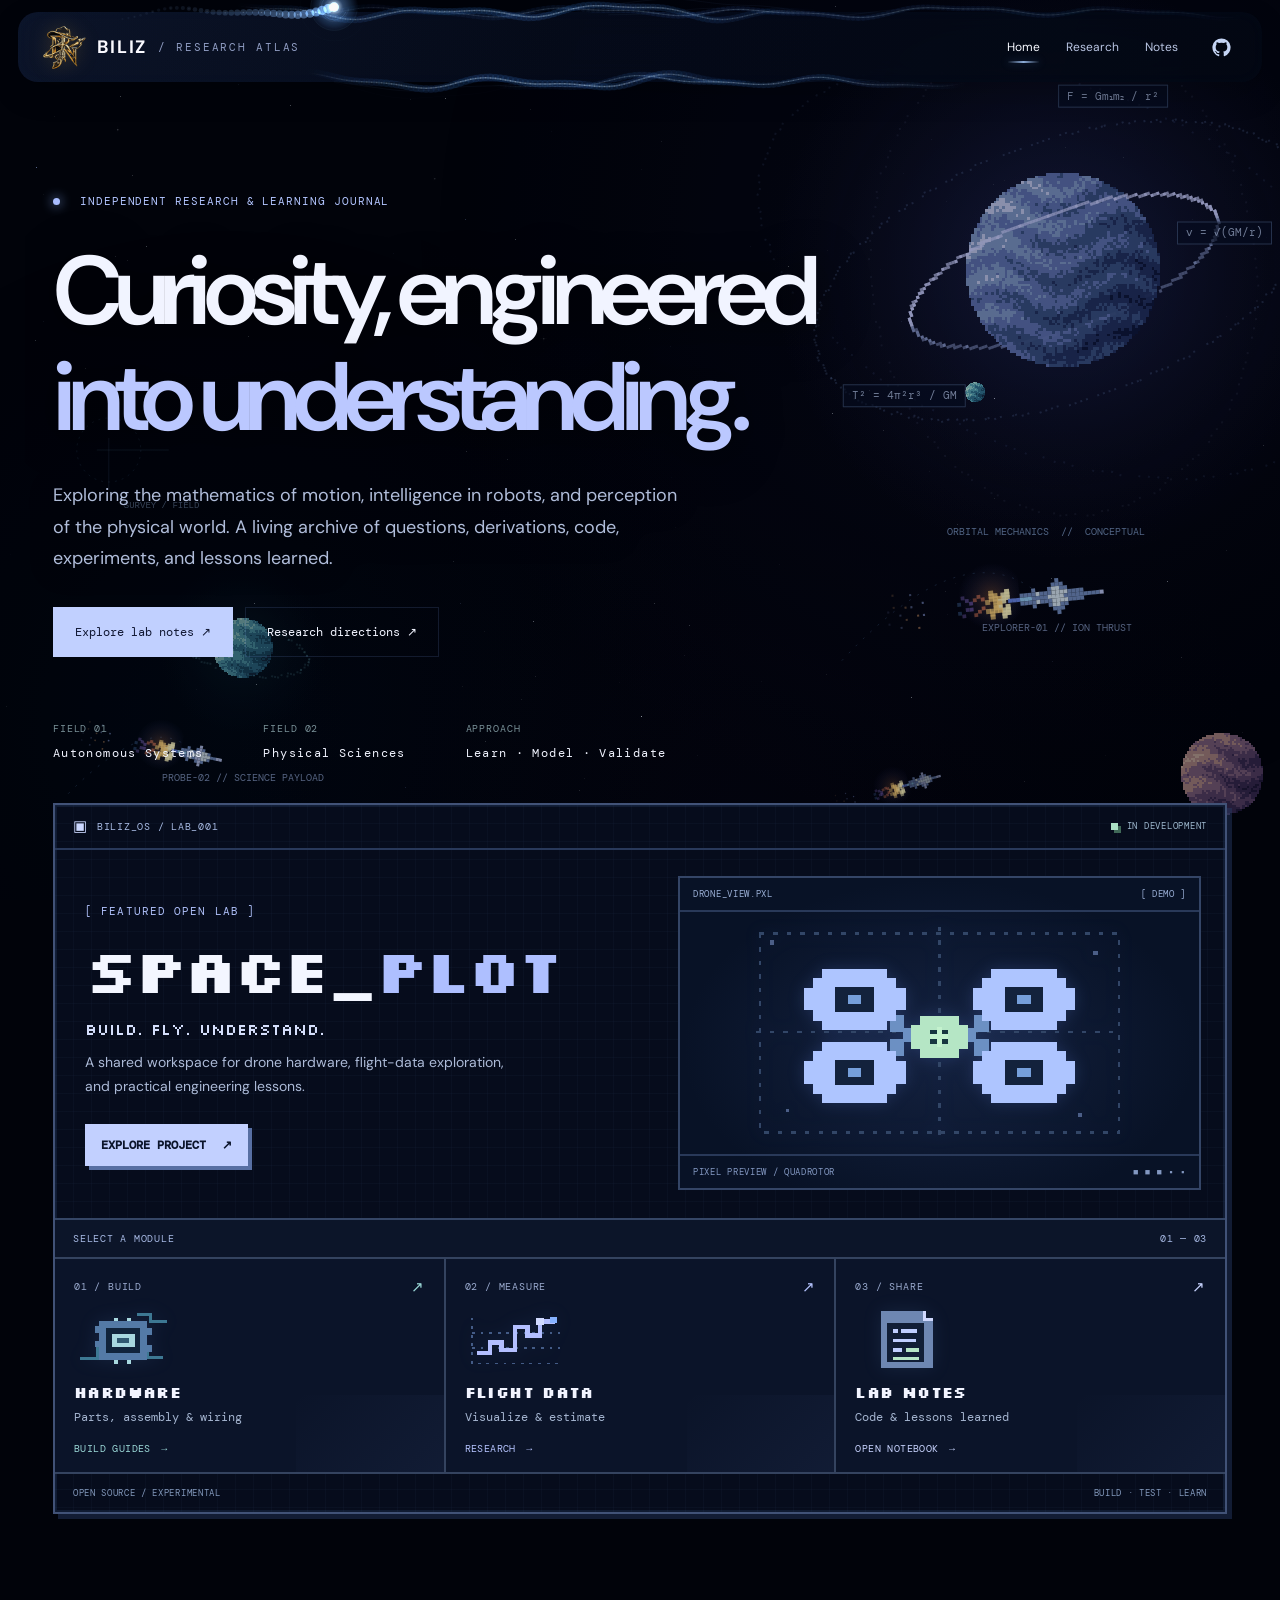
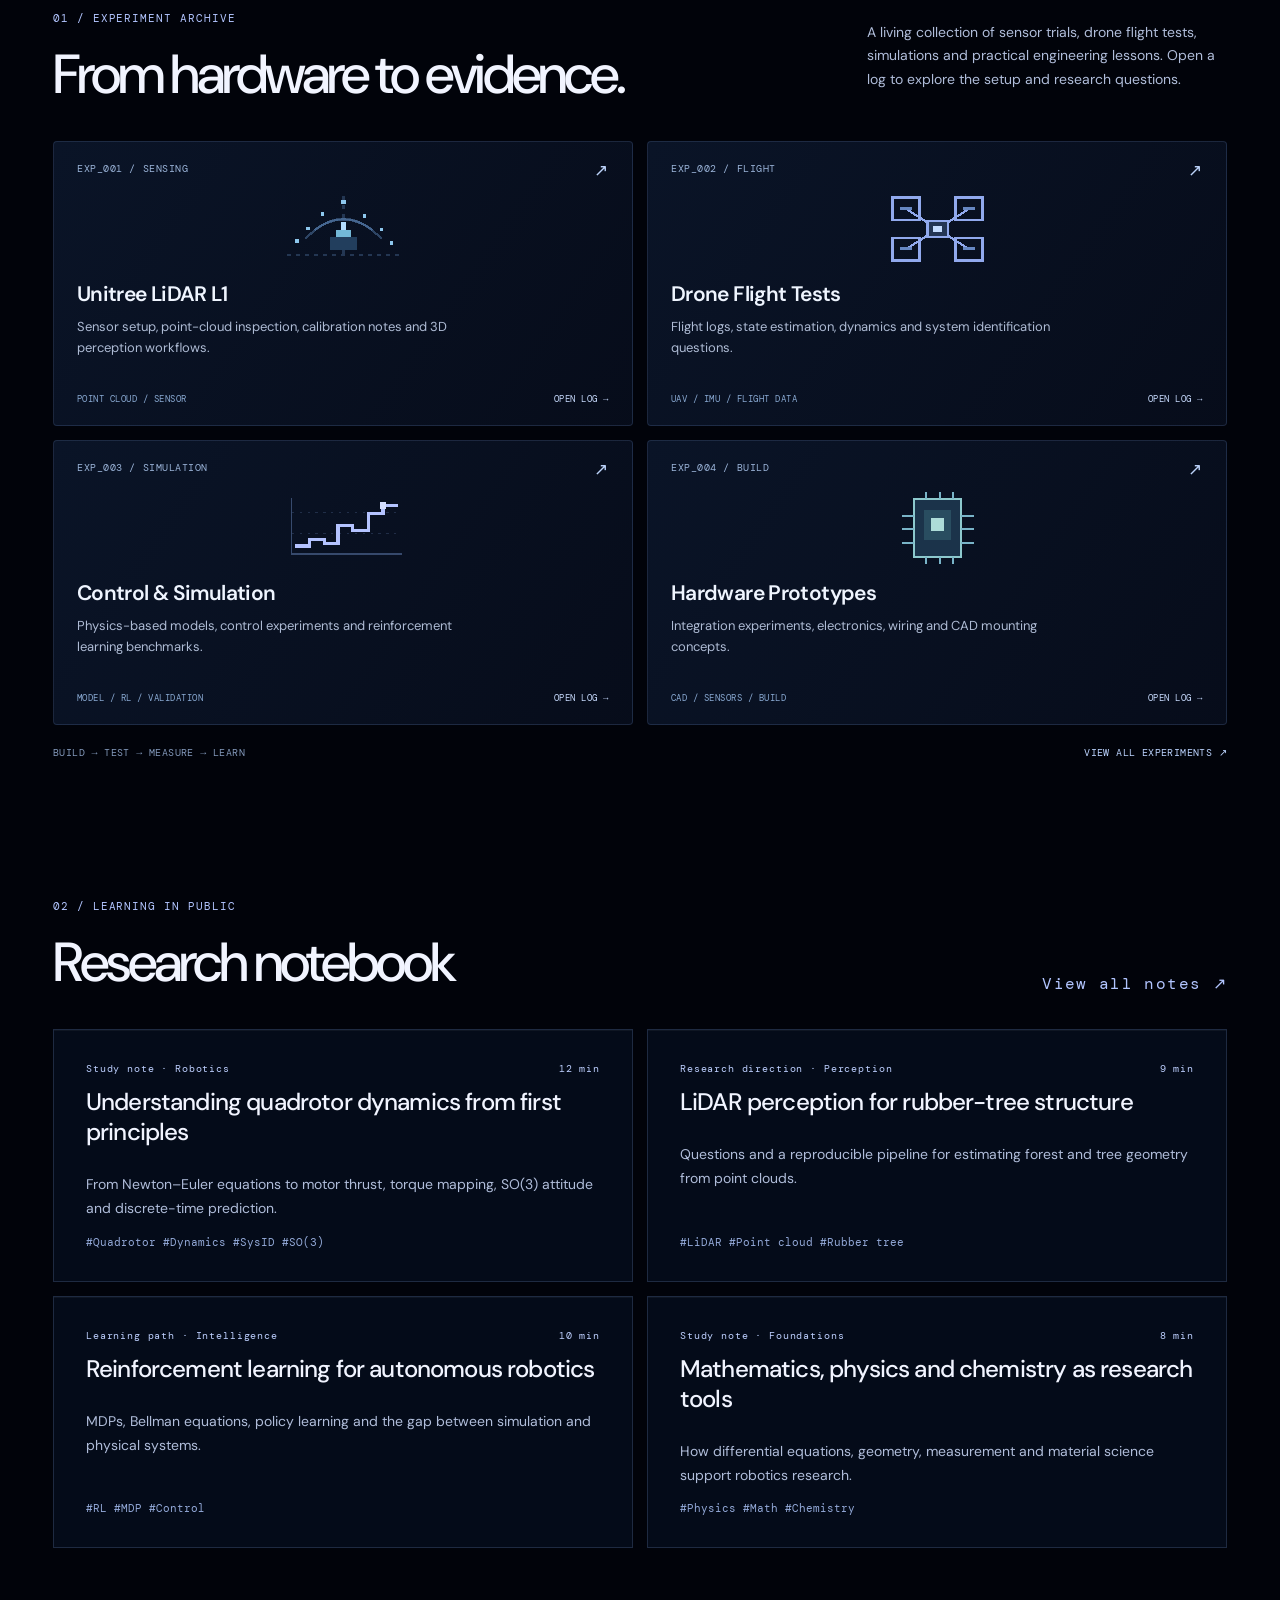
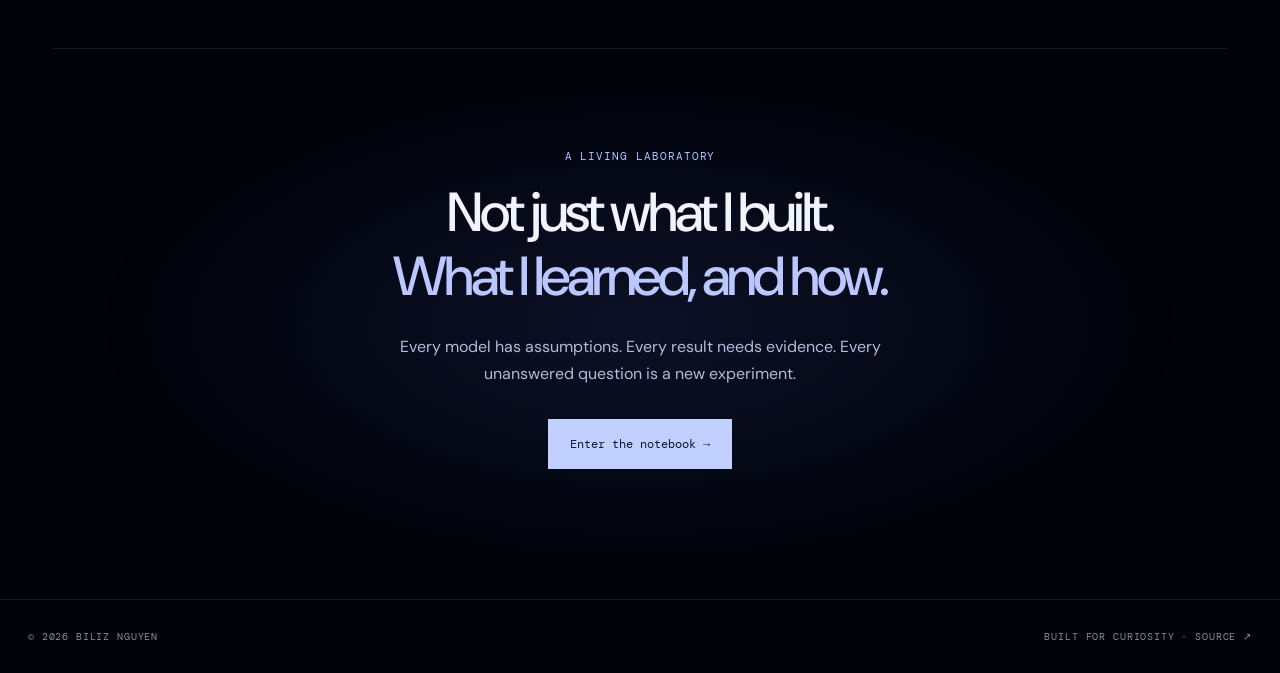
<file: index.html>
<!doctype html><html lang="en"><head><link rel="icon" href="assets/biliz-cosmic-logo.png?v=20261031" type="image/png"><meta charset="utf-8"><meta name="viewport" content="width=device-width,initial-scale=1"><meta name="theme-color" content="#060918"><title>Biliz Nguyen | Research Atlas</title><meta name="description" content="Academic research and learning journal about robotics, drones, LiDAR, reinforcement learning and fundamental sciences."><link rel="stylesheet" href="styles.css?v=unitree-pixel-v2-20261102"><link rel="preconnect" href="https://fonts.googleapis.com"><link rel="preconnect" href="https://fonts.gstatic.com" crossorigin><link href="https://fonts.googleapis.com/css2?family=Silkscreen:wght@400;700&display=swap" rel="stylesheet"></head><body class="cosmic-site page-home"><header class="nav"><a class="brand" href="index.html"><img class="brand-logo" src="assets/biliz-cosmic-logo.png?v=20261031" alt="Biliz Nguyen cosmic cowboy emblem"><span class="brand-wordmark">BILIZ</span><span class="muted">/ RESEARCH ATLAS</span></a><nav aria-label="Primary navigation"><a href="index.html" class="active" aria-current="page">Home</a><a href="research.html">Research</a><a href="notes.html">Notes</a><a class="nav-external nav-github-icon" href="https://github.com/biliz-nguyen" target="_blank" rel="noopener noreferrer" aria-label="GitHub của Biliz Nguyen" title="GitHub"><svg viewBox="0 0 24 24" width="19" height="19" fill="currentColor" focusable="false" aria-hidden="true"><path d="M12 .5A11.5 11.5 0 0 0 8.364 22.91c.575.107.786-.25.786-.555 0-.274-.01-1.001-.015-1.965-3.198.695-3.874-1.542-3.874-1.542-.523-1.329-1.275-1.683-1.275-1.683-1.043-.713.08-.699.08-.699 1.153.082 1.76 1.184 1.76 1.184 1.025 1.756 2.69 1.249 3.344.955.104-.742.401-1.25.731-1.538-2.553-.29-5.238-1.276-5.238-5.684 0-1.256.449-2.283 1.183-3.088-.12-.29-.512-1.46.112-3.044 0 0 .964-.309 3.162 1.18a11.01 11.01 0 0 1 5.754 0c2.198-1.489 3.161-1.18 3.161-1.18.626 1.584.233 2.754.115 3.044.736.805 1.18 1.832 1.18 3.088 0 4.419-2.689 5.392-5.249 5.678.414.357.783 1.057.783 2.129 0 1.539-.014 2.78-.014 3.159 0 .307.207.667.791.554A11.503 11.503 0 0 0 12 .5Z"/></svg></a></nav></header><main><section class="hero"><div class="cosmos-scene" aria-hidden="true"><div class="orbit orbit-one"></div><div class="orbit orbit-two"></div><div class="orbit orbit-three"></div><div class="cosmic-planet"></div><div class="orbit-star orbit-star-one"></div><div class="orbit-star orbit-star-two"></div><div class="cosmic-coordinate">RA 00h 42m · DEC +41°</div></div><div class="eyebrow"><span class="status"></span> INDEPENDENT RESEARCH & LEARNING JOURNAL</div><h1>Curiosity, engineered<br><em>into understanding.</em></h1><p class="lead">Exploring the mathematics of motion, intelligence in robots, and perception of the physical world. A living archive of questions, derivations, code, experiments, and lessons learned.</p><div class="actions"><a class="button primary" href="notes.html">Explore lab notes ↗</a><a class="button" href="research.html">Research directions ↗</a></div><div class="telemetry"><div><small>FIELD 01</small><strong>Autonomous Systems</strong></div><div><small>FIELD 02</small><strong>Physical Sciences</strong></div><div><small>APPROACH</small><strong>Learn · Model · Validate</strong></div></div></section>
<!-- Featured open-lab: deliberately pixel-styled, concise and exploratory. -->
<section class="pixel-lab" id="space-plot" aria-labelledby="pixel-lab-title">
  <div class="pixel-lab-window">
    <div class="pixel-lab-topline">
      <span class="pixel-lab-path"><span aria-hidden="true">▣</span> BILIZ_OS / LAB_001</span>
      <span class="pixel-lab-status"><span class="pixel-lab-led" aria-hidden="true"></span> IN DEVELOPMENT</span>
    </div>
    <div class="pixel-lab-intro">
      <div class="pixel-lab-copy">
        <span class="pixel-lab-kicker">[ FEATURED OPEN LAB ]</span>
        <h2 id="pixel-lab-title">SPACE_<span>PLOT</span></h2>
        <p class="pixel-lab-tagline">Build. Fly. Understand.</p>
        <p class="pixel-lab-description">A shared workspace for drone hardware, flight-data exploration, and practical engineering lessons.</p>
        <a class="pixel-lab-cta" href="https://github.com/biliz-nguyen/SPACE_PLOT" target="_blank" rel="noopener noreferrer">EXPLORE PROJECT <span aria-hidden="true">↗</span></a>
      </div>
      <div class="pixel-lab-screen" role="img" aria-label="Stylized pixel-art quadrotor and conceptual flight signal">
        <div class="pixel-lab-screen-head"><span>DRONE_VIEW.PXL</span><span>[ DEMO ]</span></div>
        <svg class="pixel-lab-drone" viewBox="0 0 360 200" shape-rendering="crispEdges" aria-hidden="true">
          <g fill="#4b5e87"><rect x="30" y="18" width="4" height="4"/><rect x="316" y="27" width="4" height="4"/><rect x="44" y="167" width="3" height="3"/><rect x="303" y="171" width="3" height="3"/></g>
          <g stroke="#324667" stroke-width="2" fill="none" stroke-dasharray="4 8"><path d="M180 6V192M18 99H342"/><rect x="21" y="12" width="318" height="176"/></g>
          <g fill="#6c90c3">
            <path d="M125 72h12v12h12v12h16v8h-17v-5h-12V87h-11z"/>
            <path d="M235 72h-12v12h-12v12h-16v8h17v-5h12V87h11z"/>
            <path d="M125 132h12v-12h12v-12h16v-8h-17v5h-12v12h-11z"/>
            <path d="M235 132h-12v-12h-12v-12h-16v-8h17v5h12v12h11z"/>
          </g>
          <g fill="#aec5ff">
            <rect x="76" y="43" width="58" height="8"/><rect x="68" y="51" width="74" height="9"/><rect x="60" y="60" width="90" height="20"/><rect x="68" y="80" width="74" height="9"/><rect x="76" y="89" width="58" height="8"/>
            <rect x="226" y="43" width="58" height="8"/><rect x="218" y="51" width="74" height="9"/><rect x="210" y="60" width="90" height="20"/><rect x="218" y="80" width="74" height="9"/><rect x="226" y="89" width="58" height="8"/>
            <rect x="76" y="108" width="58" height="8"/><rect x="68" y="116" width="74" height="9"/><rect x="60" y="125" width="90" height="20"/><rect x="68" y="145" width="74" height="9"/><rect x="76" y="154" width="58" height="8"/>
            <rect x="226" y="108" width="58" height="8"/><rect x="218" y="116" width="74" height="9"/><rect x="210" y="125" width="90" height="20"/><rect x="218" y="145" width="74" height="9"/><rect x="226" y="154" width="58" height="8"/>
          </g>
          <g fill="#13223c"><rect x="88" y="59" width="34" height="22"/><rect x="238" y="59" width="34" height="22"/><rect x="88" y="124" width="34" height="22"/><rect x="238" y="124" width="34" height="22"/></g>
          <g fill="#769fda"><rect x="99" y="66" width="12" height="8"/><rect x="249" y="66" width="12" height="8"/><rect x="99" y="131" width="12" height="8"/><rect x="249" y="131" width="12" height="8"/></g>
          <g fill="#b5e6c5"><rect x="163" y="85" width="34" height="8"/><rect x="155" y="93" width="50" height="21"/><rect x="163" y="114" width="34" height="8"/></g>
          <rect x="172" y="97" width="16" height="13" fill="#173640"/><rect x="178" y="95" width="4" height="17" fill="#c4f2ce"/><rect x="172" y="101" width="16" height="4" fill="#c4f2ce"/>
        </svg>
        <div class="pixel-lab-screen-bottom"><span>PIXEL PREVIEW / QUADROTOR</span><span aria-hidden="true">■ ■ ■ ▪ ▪</span></div>
      </div>
    </div>
    <div class="pixel-lab-module-bar"><span>SELECT A MODULE</span><span>01 — 03</span></div>
    <div class="pixel-lab-modules">
      <a class="pixel-lab-module pixel-lab-hardware" href="https://github.com/biliz-nguyen/SPACE_PLOT/blob/main/docs/README.md" target="_blank" rel="noopener noreferrer" aria-label="Hardware: view SPACE_PLOT building and assembly guides on GitHub">
        <span class="pixel-lab-module-meta">01 / BUILD <span aria-hidden="true">↗</span></span>
        <svg class="pixel-lab-sprite" viewBox="0 0 104 72" shape-rendering="crispEdges" aria-hidden="true">
          <g fill="none" stroke="#3d7893" stroke-width="3"><path d="M6 55h18V38h17M97 16H80V9H66M93 54H77V44H68"/></g>
          <g fill="#547aa6"><rect x="26" y="16" width="50" height="40"/><rect x="22" y="21" width="4" height="7"/><rect x="22" y="36" width="4" height="7"/><rect x="76" y="23" width="5" height="7"/><rect x="76" y="41" width="5" height="7"/></g>
          <rect x="33" y="23" width="36" height="26" fill="#11243b"/><rect x="39" y="29" width="24" height="14" fill="#a8d8df"/><rect x="45" y="33" width="12" height="6" fill="#315971"/>
          <g fill="#a8d8df"><rect x="42" y="12" width="4" height="4"/><rect x="55" y="12" width="4" height="4"/><rect x="42" y="56" width="4" height="4"/><rect x="55" y="56" width="4" height="4"/></g>
        </svg>
        <strong>HARDWARE</strong><span class="pixel-lab-module-description">Parts, assembly &amp; wiring</span>
        <span class="pixel-lab-module-more">BUILD GUIDES <span aria-hidden="true">→</span></span>
      </a>
      <a class="pixel-lab-module pixel-lab-flight" href="research.html" aria-label="Flight data: explore related research">
        <span class="pixel-lab-module-meta">02 / MEASURE <span aria-hidden="true">↗</span></span>
        <svg class="pixel-lab-sprite" viewBox="0 0 104 72" shape-rendering="crispEdges" aria-hidden="true">
          <g stroke="#435b86" stroke-width="2"><path d="M7 12V60H99M7 44H99M7 28H99" fill="none" stroke-dasharray="3 6"/></g>
          <path d="M12 49H26V38H38V46H52V22H65V31H78V16H94" fill="none" stroke="#b3bfff" stroke-width="5" stroke-linejoin="miter"/>
          <rect x="74" y="12" width="8" height="8" fill="#d1daff"/><rect x="89" y="11" width="7" height="7" fill="#86b2ff"/>
        </svg>
        <strong>FLIGHT DATA</strong><span class="pixel-lab-module-description">Visualize &amp; estimate</span>
        <span class="pixel-lab-module-more">RESEARCH <span aria-hidden="true">→</span></span>
      </a>
      <a class="pixel-lab-module pixel-lab-notes" href="notes.html" aria-label="Lab notes: browse practical research and learning notes">
        <span class="pixel-lab-module-meta">03 / SHARE <span aria-hidden="true">↗</span></span>
        <svg class="pixel-lab-sprite" viewBox="0 0 104 72" shape-rendering="crispEdges" aria-hidden="true">
          <path d="M27 5H72V14H81V65H27Z" fill="#6e87b2"/><path d="M72 5V14H81" fill="none" stroke="#d0d9ff" stroke-width="3"/>
          <rect x="33" y="18" width="39" height="40" fill="#111e36"/>
          <g fill="#c0cfff"><rect x="39" y="24" width="6" height="4"/><rect x="48" y="24" width="16" height="4"/><rect x="39" y="34" width="24" height="4"/><rect x="39" y="44" width="10" height="4"/></g>
          <g fill="#b5e5c6"><rect x="53" y="44" width="14" height="4"/><rect x="39" y="53" width="28" height="3"/></g>
        </svg>
        <strong>LAB NOTES</strong><span class="pixel-lab-module-description">Code &amp; lessons learned</span>
        <span class="pixel-lab-module-more">OPEN NOTEBOOK <span aria-hidden="true">→</span></span>
      </a>
    </div>
    <div class="pixel-lab-foot"><span>OPEN SOURCE / EXPERIMENTAL</span><span>BUILD · TEST · LEARN</span></div>
  </div>
</section>
<section id="experiments" class="section experiment-archive" aria-labelledby="experiments-title"><div class="section-head experiment-heading"><div><span class="kicker">01 / EXPERIMENT ARCHIVE</span><h2 id="experiments-title">From hardware to evidence.</h2></div><p>A living collection of sensor trials, drone flight tests, simulations and practical engineering lessons. Open a log to explore the setup and research questions.</p></div><div class="experiment-grid"><a class="experiment-card exp-lidar" href="experiment.html?slug=unitree-lidar" aria-label="Open experiment Unitree LiDAR"><span class="experiment-card-top"><span>EXP_001 / SENSING</span><span class="experiment-arrow" aria-hidden="true">↗</span></span><span class="experiment-art"><svg viewBox="0 0 120 70" width="120" height="70" role="img" shape-rendering="crispEdges" aria-hidden="true"><g fill="none" stroke="#567eae" stroke-width="2"><path d="M10 58H110M60 6V58" stroke-dasharray="3 5" opacity=".35"/><path d="M26 44 Q60 8 94 44" opacity=".48"/><path d="M34 36 Q60 17 86 36" opacity=".6"/></g><g fill="#8dc7ed"><rect x="58" y="9" width="4" height="4"/><rect x="40" y="20" width="3" height="3"/><rect x="77" y="22" width="3" height="3"/><rect x="27" y="33" width="3" height="3"/><rect x="92" y="34" width="3" height="3"/><rect x="17" y="44" width="3" height="3"/><rect x="101" y="46" width="3" height="3"/></g><rect x="48" y="42" width="24" height="12" fill="#223e5d"/><rect x="53" y="36" width="14" height="6" fill="#73b8d7"/><rect x="58" y="29" width="4" height="7" fill="#b2dbfd"/></svg></span><span class="experiment-title">Unitree LiDAR L1</span><span class="experiment-desc">Sensor setup, point-cloud inspection, calibration notes and 3D perception workflows.</span><span class="experiment-card-bottom"><span>POINT CLOUD / SENSOR</span><span>OPEN LOG →</span></span></a><a class="experiment-card exp-drone" href="experiment.html?slug=drone-flight" aria-label="Open experiment Drone Flight Tests"><span class="experiment-card-top"><span>EXP_002 / FLIGHT</span><span class="experiment-arrow" aria-hidden="true">↗</span></span><span class="experiment-art"><svg viewBox="0 0 120 70" width="120" height="70" role="img" shape-rendering="crispEdges" aria-hidden="true"><g fill="none" stroke="#91a9ed" stroke-width="2"><path d="M32 17L88 53M88 17L32 53"/><rect x="51" y="28" width="18" height="14" fill="#243655"/><rect x="20" y="7" width="24" height="20"/><rect x="76" y="7" width="24" height="20"/><rect x="20" y="43" width="24" height="20"/><rect x="76" y="43" width="24" height="20"/></g><rect x="56" y="32" width="8" height="6" fill="#c5dcff"/><g fill="#6687c2"><rect x="27" y="15" width="10" height="3"/><rect x="83" y="15" width="10" height="3"/><rect x="27" y="51" width="10" height="3"/><rect x="83" y="51" width="10" height="3"/></g></svg></span><span class="experiment-title">Drone Flight Tests</span><span class="experiment-desc">Flight logs, state estimation, dynamics and system identification questions.</span><span class="experiment-card-bottom"><span>UAV / IMU / FLIGHT DATA</span><span>OPEN LOG →</span></span></a><a class="experiment-card exp-sim" href="experiment.html?slug=control-simulation" aria-label="Open experiment Control & Simulation"><span class="experiment-card-top"><span>EXP_003 / SIMULATION</span><span class="experiment-arrow" aria-hidden="true">↗</span></span><span class="experiment-art"><svg viewBox="0 0 120 70" width="120" height="70" role="img" shape-rendering="crispEdges" aria-hidden="true"><g stroke="#56719f" fill="none" stroke-width="1.3"><path d="M14 8V58H112" opacity=".6"/><path d="M14 21H112M14 40H112" stroke-dasharray="2 5" opacity=".3"/></g><path d="M17 51H30V45H43V49H55V33H68V37H82V22H95V15H108" fill="none" stroke="#b4c3ff" stroke-width="3"/><rect x="92" y="12" width="6" height="6" fill="#d4deff"/></svg></span><span class="experiment-title">Control & Simulation</span><span class="experiment-desc">Physics-based models, control experiments and reinforcement learning benchmarks.</span><span class="experiment-card-bottom"><span>MODEL / RL / VALIDATION</span><span>OPEN LOG →</span></span></a><a class="experiment-card exp-hardware" href="experiment.html?slug=hardware-prototypes" aria-label="Open experiment Hardware Prototypes"><span class="experiment-card-top"><span>EXP_004 / BUILD</span><span class="experiment-arrow" aria-hidden="true">↗</span></span><span class="experiment-art"><svg viewBox="0 0 120 70" width="120" height="70" role="img" shape-rendering="crispEdges" aria-hidden="true"><rect x="39" y="9" width="42" height="52" fill="#1b334a" stroke="#8dc9cd" stroke-width="2"/><rect x="48" y="19" width="24" height="27" fill="#294d60"/><rect x="54" y="26" width="12" height="12" fill="#addcd8"/><g stroke="#79b4c8" stroke-width="2"><path d="M28 24H39M28 36H39M28 48H39M81 24H92M81 36H92M81 48H92M50 3V9M62 3V9M74 3V9M50 61V67M62 61V67M74 61V67"/></g></svg></span><span class="experiment-title">Hardware Prototypes</span><span class="experiment-desc">Integration experiments, electronics, wiring and CAD mounting concepts.</span><span class="experiment-card-bottom"><span>CAD / SENSORS / BUILD</span><span>OPEN LOG →</span></span></a></div><div class="experiment-archive-foot"><span>BUILD → TEST → MEASURE → LEARN</span><a href="experiments.html">VIEW ALL EXPERIMENTS ↗</a></div></section><section class="section"><div class="section-head"><div><span class="kicker">02 / LEARNING IN PUBLIC</span><h2>Research notebook</h2></div><a class="text-link" href="notes.html">View all notes ↗</a></div><div id="featured-notes" class="note-grid"></div></section><section class="manifesto"><span class="kicker">A LIVING LABORATORY</span><h2>Not just what I built.<br><em>What I learned, and how.</em></h2><p>Every model has assumptions. Every result needs evidence. Every unanswered question is a new experiment.</p><a class="button primary" href="notes.html">Enter the notebook →</a></section></main><footer><span>© 2026 BILIZ NGUYEN</span><span>BUILT FOR CURIOSITY · <a href="https://github.com/biliz-nguyen/portfolio">SOURCE ↗</a></span></footer><script defer src="space-background.js?v=nav-dark-20261031-3"></script><script src="data.js"></script><script src="app.js"></script><script defer src="scroll-dissolve.js?v=comet-nav-clean-20261101-4"></script><script defer src="nav-aura.js?v=acoustic-photonic-v3-20261101"></script></body></html>
</file>
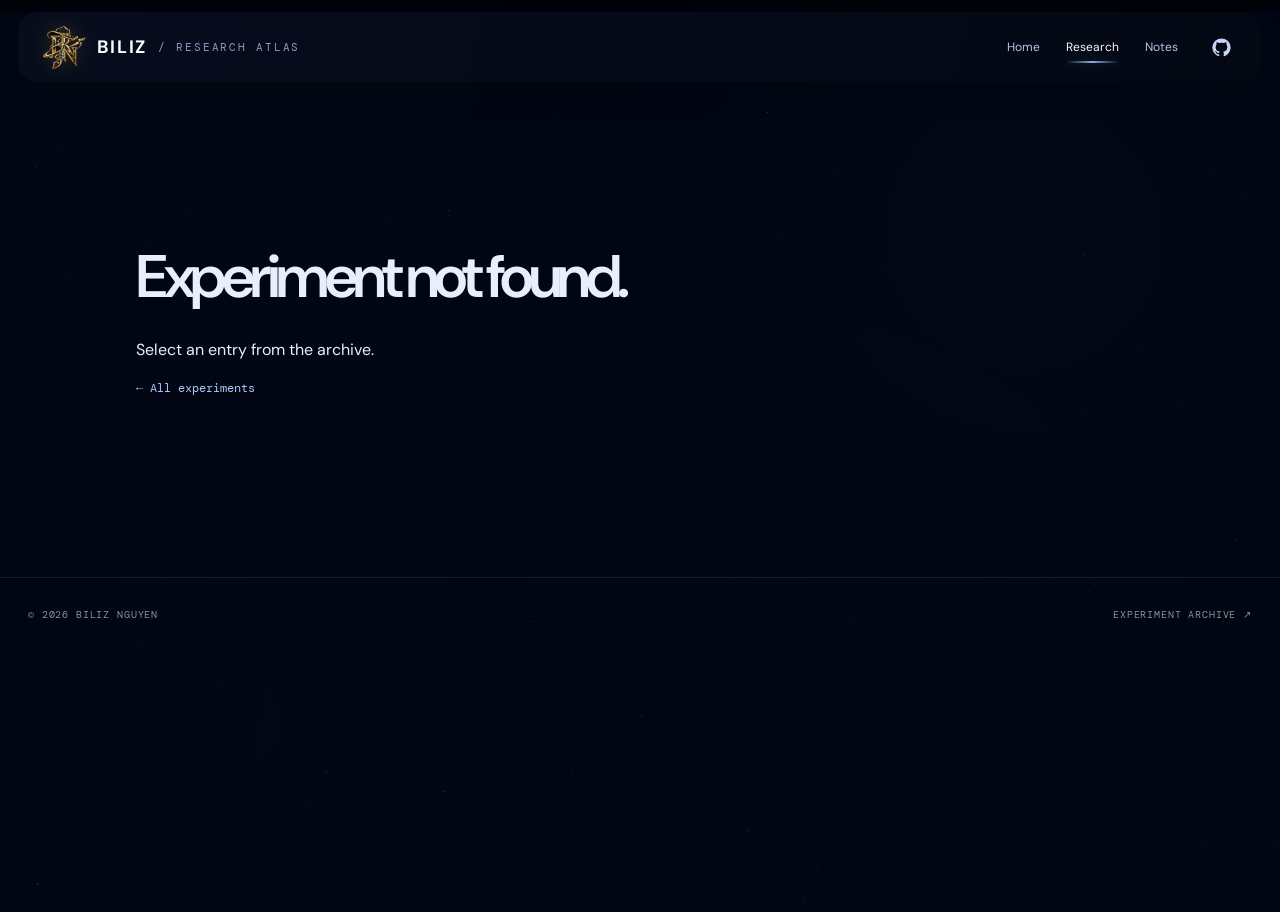
<file: experiment.html>
<!doctype html><html lang="en"><head><meta charset="utf-8"><meta name="viewport" content="width=device-width,initial-scale=1"><meta name="theme-color" content="#040914"><link rel="icon" type="image/png" href="assets/biliz-cosmic-logo.png?v=20261031"><link rel="stylesheet" href="styles.css?v=unitree-pixel-v2-20261102"><title>Experiment Log | Biliz Nguyen</title><meta name="description" content="Focused scientific experiment notebook with setup, procedure, data, results and lessons learned."><link href="https://fonts.googleapis.com/css2?family=Silkscreen:wght@400;700&display=swap" rel="stylesheet"></head><body class="cosmic-site page-experiment page-experiment-detail"><header class="nav"><a class="brand" href="index.html"><img class="brand-logo" src="assets/biliz-cosmic-logo.png?v=20261031" alt="Biliz Nguyen cosmic cowboy emblem"><span class="brand-wordmark">BILIZ</span><span class="muted">/ RESEARCH ATLAS</span></a><nav aria-label="Primary navigation"><a href="index.html">Home</a><a href="research.html" class="active" aria-current="page">Research</a><a href="notes.html">Notes</a><a class="nav-external nav-github-icon" href="https://github.com/biliz-nguyen" target="_blank" rel="noopener noreferrer" aria-label="GitHub của Biliz Nguyen" title="GitHub"><svg viewBox="0 0 24 24" width="19" height="19" fill="currentColor" focusable="false" aria-hidden="true"><path d="M12 .5A11.5 11.5 0 0 0 8.364 22.91c.575.107.786-.25.786-.555 0-.274-.01-1.001-.015-1.965-3.198.695-3.874-1.542-3.874-1.542-.523-1.329-1.275-1.683-1.275-1.683-1.043-.713.08-.699.08-.699 1.153.082 1.76 1.184 1.76 1.184 1.025 1.756 2.69 1.249 3.344.955.104-.742.401-1.25.731-1.538-2.553-.29-5.238-1.276-5.238-5.684 0-1.256.449-2.283 1.183-3.088-.12-.29-.512-1.46.112-3.044 0 0 .964-.309 3.162 1.18a11.01 11.01 0 0 1 5.754 0c2.198-1.489 3.161-1.18 3.161-1.18.626 1.584.233 2.754.115 3.044.736.805 1.18 1.832 1.18 3.088 0 4.419-2.689 5.392-5.249 5.678.414.357.783 1.057.783 2.129 0 1.539-.014 2.78-.014 3.159 0 .307.207.667.791.554A11.503 11.503 0 0 0 12 .5Z"/></svg></a></nav></header><main class="exp-shell" id="experiment-content"><div class="exp-error"><h1>Loading experiment…</h1></div></main><footer><span>© 2026 BILIZ NGUYEN</span><a href="experiments.html">EXPERIMENT ARCHIVE ↗</a></footer><script defer src="space-background.js?v=experiment-focus-20261102"></script><script src="experiment-data.js?v=unitree-original-guide-v4-20261102"></script><script src="experiment-page.js?v=experiment-focus-20261102"></script><script src="experiment-article.js?v=unitree-original-guide-v4-20261102"></script></body></html>
</file>
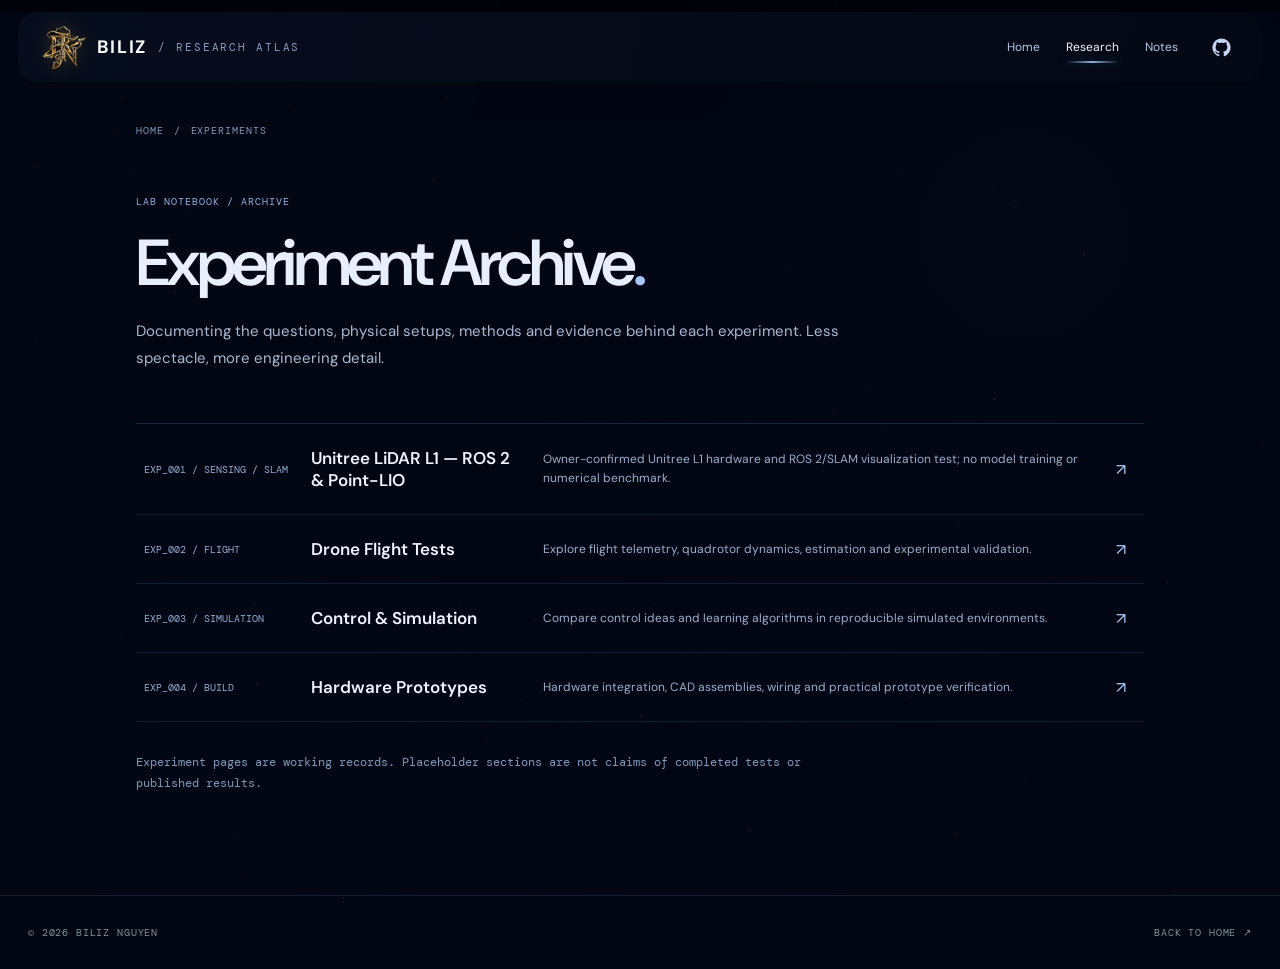
<file: experiments.html>
<!doctype html><html lang="en"><head><meta charset="utf-8"><meta name="viewport" content="width=device-width,initial-scale=1"><meta name="theme-color" content="#040914"><link rel="icon" type="image/png" href="assets/biliz-cosmic-logo.png?v=20261031"><link rel="stylesheet" href="styles.css?v=unitree-pixel-v2-20261102"><title>Experiment Archive | Biliz Nguyen</title><meta name="description" content="An experiment archive of Unitree LiDAR, drone flight tests, physics simulation and hardware prototypes."></head><body class="cosmic-site page-experiment page-experiment-list"><header class="nav"><a class="brand" href="index.html"><img class="brand-logo" src="assets/biliz-cosmic-logo.png?v=20261031" alt="Biliz Nguyen cosmic cowboy emblem"><span class="brand-wordmark">BILIZ</span><span class="muted">/ RESEARCH ATLAS</span></a><nav aria-label="Primary navigation"><a href="index.html">Home</a><a href="research.html" class="active" aria-current="page">Research</a><a href="notes.html">Notes</a><a class="nav-external nav-github-icon" href="https://github.com/biliz-nguyen" target="_blank" rel="noopener noreferrer" aria-label="GitHub của Biliz Nguyen" title="GitHub"><svg viewBox="0 0 24 24" width="19" height="19" fill="currentColor" focusable="false" aria-hidden="true"><path d="M12 .5A11.5 11.5 0 0 0 8.364 22.91c.575.107.786-.25.786-.555 0-.274-.01-1.001-.015-1.965-3.198.695-3.874-1.542-3.874-1.542-.523-1.329-1.275-1.683-1.275-1.683-1.043-.713.08-.699.08-.699 1.153.082 1.76 1.184 1.76 1.184 1.025 1.756 2.69 1.249 3.344.955.104-.742.401-1.25.731-1.538-2.553-.29-5.238-1.276-5.238-5.684 0-1.256.449-2.283 1.183-3.088-.12-.29-.512-1.46.112-3.044 0 0 .964-.309 3.162 1.18a11.01 11.01 0 0 1 5.754 0c2.198-1.489 3.161-1.18 3.161-1.18.626 1.584.233 2.754.115 3.044.736.805 1.18 1.832 1.18 3.088 0 4.419-2.689 5.392-5.249 5.678.414.357.783 1.057.783 2.129 0 1.539-.014 2.78-.014 3.159 0 .307.207.667.791.554A11.503 11.503 0 0 0 12 .5Z"/></svg></a></nav></header><main class="exp-shell"><div class="exp-breadcrumb"><a href="index.html#experiments">HOME</a><span>/</span>EXPERIMENTS</div><header class="exp-list-header"><span class="exp-label">LAB NOTEBOOK / ARCHIVE</span><h1>Experiment Archive<span>.</span></h1><p>Documenting the questions, physical setups, methods and evidence behind each experiment. Less spectacle, more engineering detail.</p></header><div id="experiment-list" class="exp-list"><p>Loading experiment index…</p></div><p class="exp-disclaimer">Experiment pages are working records. Placeholder sections are not claims of completed tests or published results.</p></main><footer><span>© 2026 BILIZ NGUYEN</span><a href="index.html">BACK TO HOME ↗</a></footer><script defer src="space-background.js?v=experiment-focus-20261102"></script><script src="experiment-data.js?v=unitree-original-guide-v4-20261102"></script><script src="experiment-page.js?v=experiment-focus-20261102"></script></body></html>
</file>
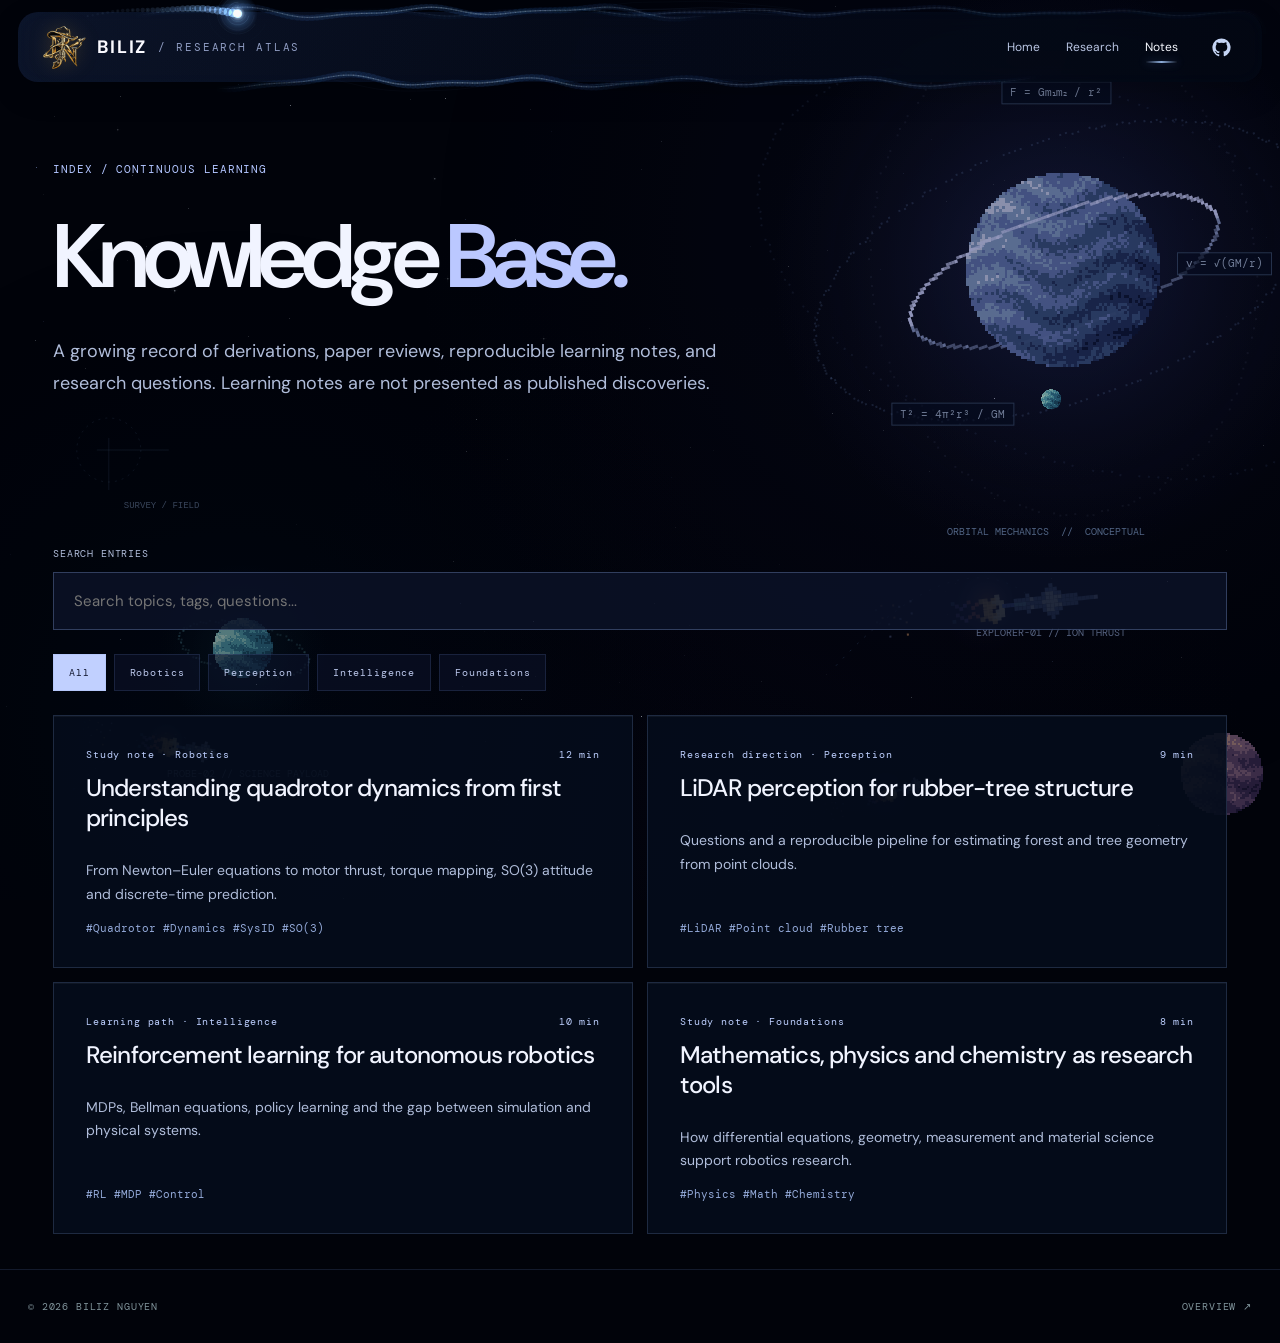
<file: knowledge.html>
<!doctype html><html lang="en"><head><link rel="icon" href="assets/biliz-cosmic-logo.png?v=20261031" type="image/png"><meta charset="utf-8"><meta name="viewport" content="width=device-width,initial-scale=1"><title>Knowledge Base | Biliz Research Atlas</title><link rel="stylesheet" href="styles.css?v=acoustic-photonic-v3-20261101"></head><body class="cosmic-site page-library page-notes"><header class="nav"><a class="brand" href="index.html"><img class="brand-logo" src="assets/biliz-cosmic-logo.png?v=20261031" alt="Biliz Nguyen cosmic cowboy emblem"><span class="brand-wordmark">BILIZ</span><span class="muted">/ RESEARCH ATLAS</span></a><nav aria-label="Primary navigation"><a href="index.html">Home</a><a href="research.html">Research</a><a href="notes.html" class="active" aria-current="page">Notes</a><a class="nav-external nav-github-icon" href="https://github.com/biliz-nguyen" target="_blank" rel="noopener noreferrer" aria-label="GitHub của Biliz Nguyen" title="GitHub"><svg viewBox="0 0 24 24" width="19" height="19" fill="currentColor" focusable="false" aria-hidden="true"><path d="M12 .5A11.5 11.5 0 0 0 8.364 22.91c.575.107.786-.25.786-.555 0-.274-.01-1.001-.015-1.965-3.198.695-3.874-1.542-3.874-1.542-.523-1.329-1.275-1.683-1.275-1.683-1.043-.713.08-.699.08-.699 1.153.082 1.76 1.184 1.76 1.184 1.025 1.756 2.69 1.249 3.344.955.104-.742.401-1.25.731-1.538-2.553-.29-5.238-1.276-5.238-5.684 0-1.256.449-2.283 1.183-3.088-.12-.29-.512-1.46.112-3.044 0 0 .964-.309 3.162 1.18a11.01 11.01 0 0 1 5.754 0c2.198-1.489 3.161-1.18 3.161-1.18.626 1.584.233 2.754.115 3.044.736.805 1.18 1.832 1.18 3.088 0 4.419-2.689 5.392-5.249 5.678.414.357.783 1.057.783 2.129 0 1.539-.014 2.78-.014 3.159 0 .307.207.667.791.554A11.503 11.503 0 0 0 12 .5Z"/></svg></a></nav></header><main><section class="page-header"><span class="kicker">INDEX / CONTINUOUS LEARNING</span><h1>Knowledge <em>Base.</em></h1><p class="lead">A growing record of derivations, paper reviews, reproducible learning notes, and research questions. Learning notes are not presented as published discoveries.</p></section><section class="section"><div class="search-bar"><label for="search">SEARCH ENTRIES</label><input id="search" type="search" placeholder="Search topics, tags, questions..." autocomplete="off"></div><div id="filters" class="filters"></div><div id="library-notes" class="note-grid"></div><p id="empty-state" class="empty" hidden>No matching entries. Try another keyword or topic.</p></section></main><footer><span>© 2026 BILIZ NGUYEN</span><a href="index.html">OVERVIEW ↗</a></footer><script defer src="space-background.js?v=nav-dark-20261031-3"></script><script src="data.js"></script><script src="app.js"></script><script defer src="scroll-dissolve.js?v=stardust-v2-20261101"></script><script defer src="nav-aura.js?v=acoustic-photonic-v3-20261101"></script></body></html>
</file>
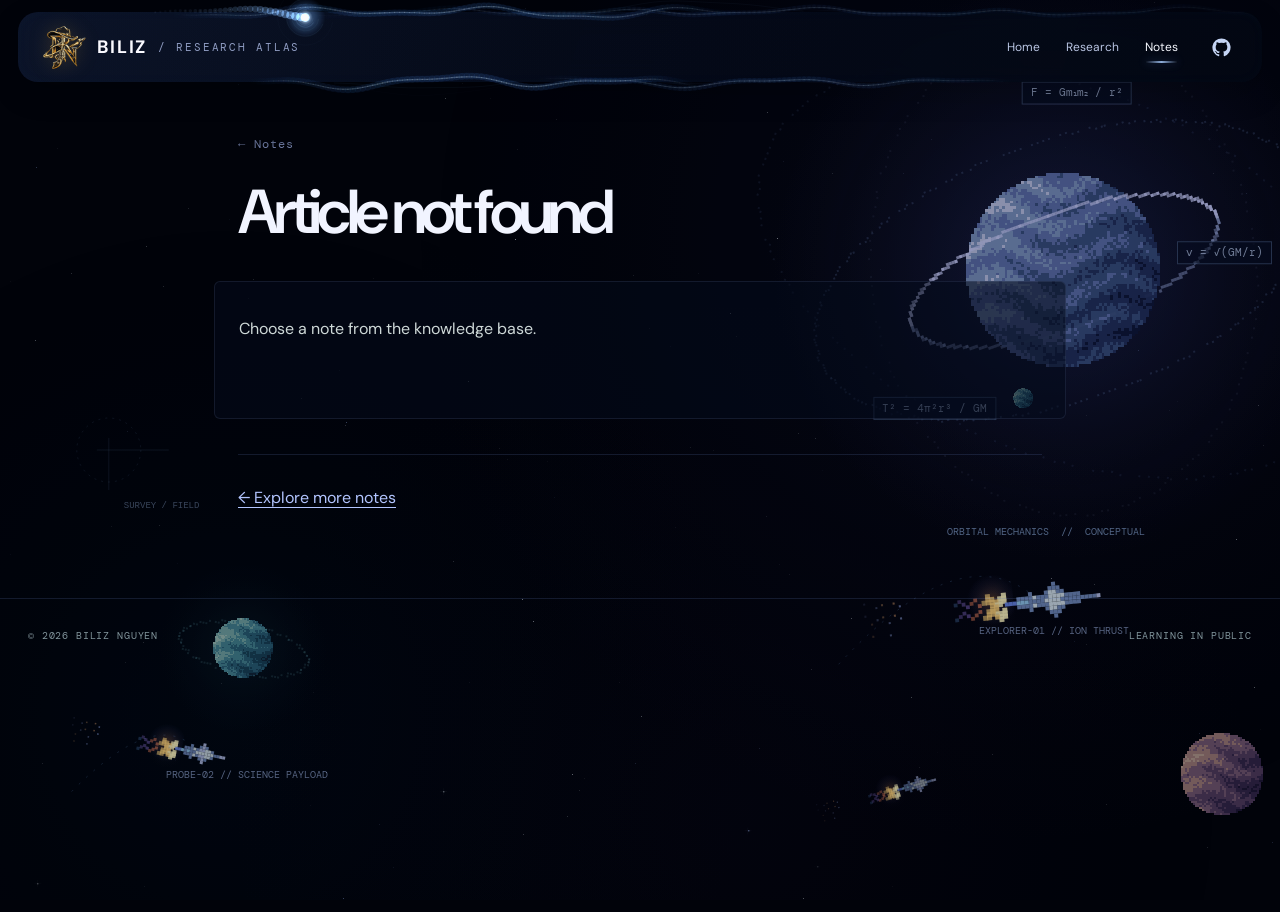
<file: note.html>
<!doctype html><html lang="en"><head><link rel="icon" href="assets/biliz-cosmic-logo.png?v=20261031" type="image/png"><meta charset="utf-8"><meta name="viewport" content="width=device-width,initial-scale=1"><title>Research Note | Biliz Research Atlas</title><link rel="stylesheet" href="styles.css?v=acoustic-photonic-v3-20261101"></head><body class="cosmic-site page-article"><header class="nav"><a class="brand" href="index.html"><img class="brand-logo" src="assets/biliz-cosmic-logo.png?v=20261031" alt="Biliz Nguyen cosmic cowboy emblem"><span class="brand-wordmark">BILIZ</span><span class="muted">/ RESEARCH ATLAS</span></a><nav aria-label="Primary navigation"><a href="index.html">Home</a><a href="research.html">Research</a><a href="notes.html" class="active" aria-current="page">Notes</a><a class="nav-external nav-github-icon" href="https://github.com/biliz-nguyen" target="_blank" rel="noopener noreferrer" aria-label="GitHub của Biliz Nguyen" title="GitHub"><svg viewBox="0 0 24 24" width="19" height="19" fill="currentColor" focusable="false" aria-hidden="true"><path d="M12 .5A11.5 11.5 0 0 0 8.364 22.91c.575.107.786-.25.786-.555 0-.274-.01-1.001-.015-1.965-3.198.695-3.874-1.542-3.874-1.542-.523-1.329-1.275-1.683-1.275-1.683-1.043-.713.08-.699.08-.699 1.153.082 1.76 1.184 1.76 1.184 1.025 1.756 2.69 1.249 3.344.955.104-.742.401-1.25.731-1.538-2.553-.29-5.238-1.276-5.238-5.684 0-1.256.449-2.283 1.183-3.088-.12-.29-.512-1.46.112-3.044 0 0 .964-.309 3.162 1.18a11.01 11.01 0 0 1 5.754 0c2.198-1.489 3.161-1.18 3.161-1.18.626 1.584.233 2.754.115 3.044.736.805 1.18 1.832 1.18 3.088 0 4.419-2.689 5.392-5.249 5.678.414.357.783 1.057.783 2.129 0 1.539-.014 2.78-.014 3.159 0 .307.207.667.791.554A11.503 11.503 0 0 0 12 .5Z"/></svg></a></nav></header><main class="article-page"><a class="back-link" href="notes.html">← Notes</a><div id="article-heading"></div><article id="article-body" class="prose"><p>Loading research note…</p></article><div class="article-end"><a href="notes.html">← Explore more notes</a></div></main><footer><span>© 2026 BILIZ NGUYEN</span><span>LEARNING IN PUBLIC</span></footer><script defer src="space-background.js?v=nav-dark-20261031-3"></script><script src="data.js"></script><script src="app.js"></script><script defer src="scroll-dissolve.js?v=stardust-v2-20261101"></script><script defer src="nav-aura.js?v=acoustic-photonic-v3-20261101"></script></body></html>
</file>
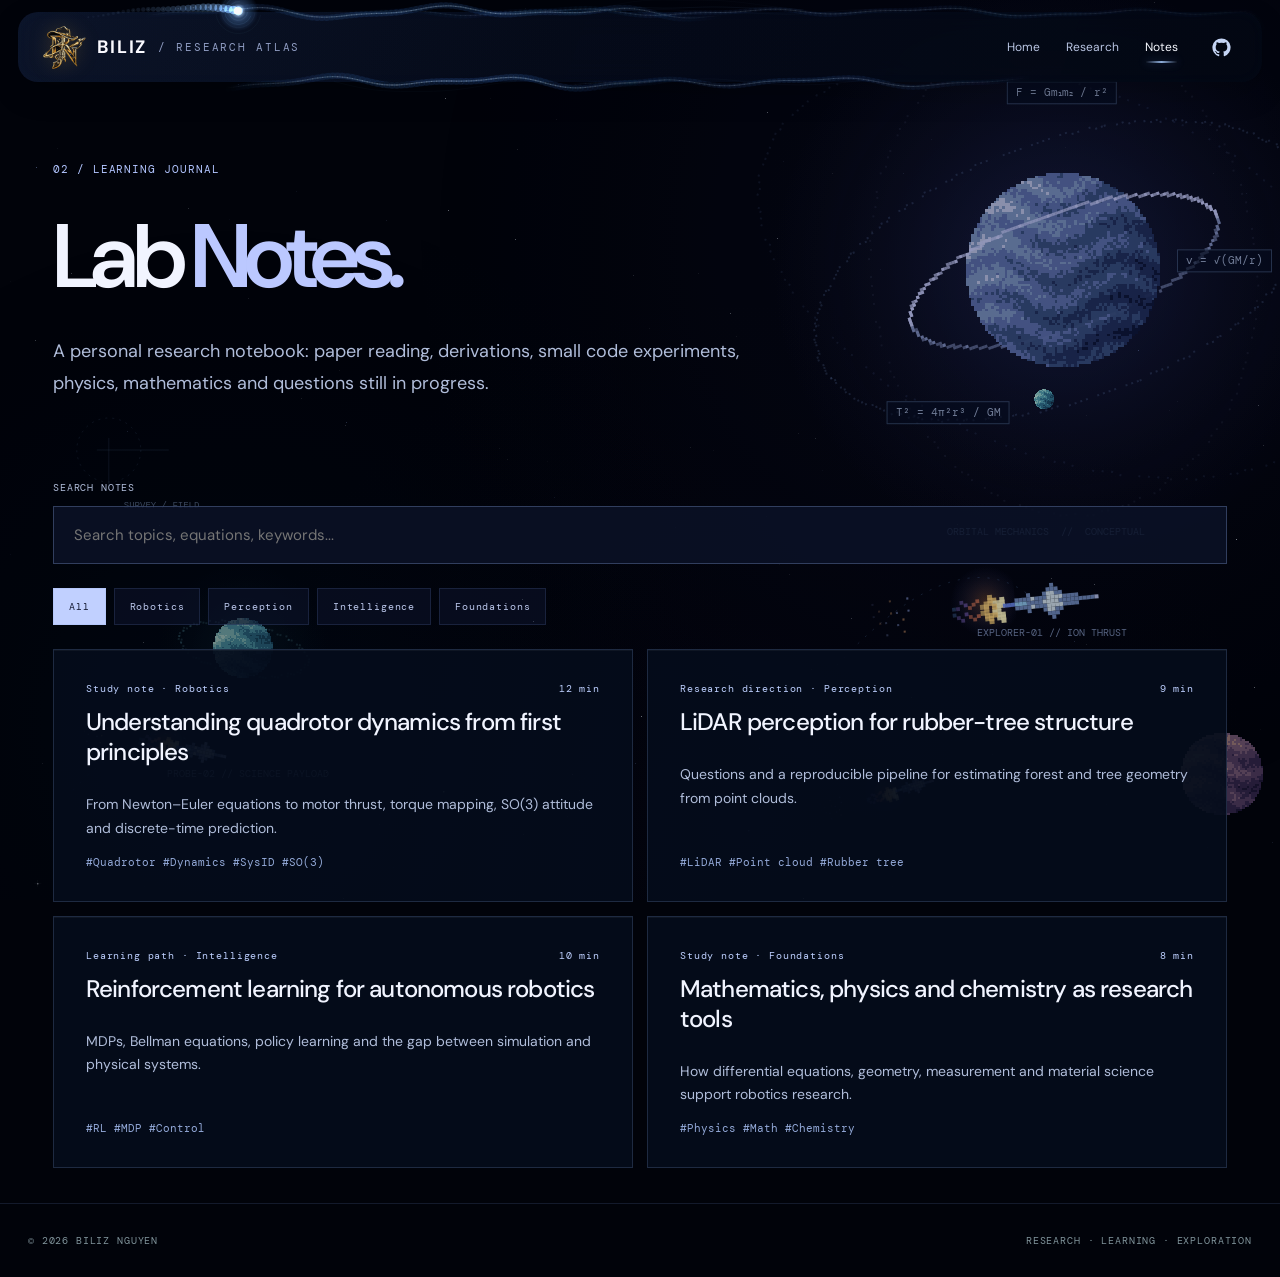
<file: notes.html>
<!doctype html><html lang="en"><head><meta charset="utf-8"><meta name="viewport" content="width=device-width,initial-scale=1"><meta name="theme-color" content="#02050e"><link rel="icon" href="assets/biliz-cosmic-logo.png?v=20261031" type="image/png"><link rel="stylesheet" href="styles.css?v=acoustic-photonic-v3-20261101"><title>Notes | Biliz Nguyen</title><meta name="description" content="Academic notes about robotics, LiDAR perception, reinforcement learning, mathematics, physics and chemistry."></head><body class="cosmic-site page-library page-notes"><header class="nav"><a class="brand" href="index.html"><img class="brand-logo" src="assets/biliz-cosmic-logo.png?v=20261031" alt="Biliz Nguyen cosmic cowboy emblem"><span class="brand-wordmark">BILIZ</span><span class="muted">/ RESEARCH ATLAS</span></a><nav aria-label="Primary navigation"><a href="index.html">Home</a><a href="research.html">Research</a><a href="notes.html" class="active" aria-current="page">Notes</a><a class="nav-external nav-github-icon" href="https://github.com/biliz-nguyen" target="_blank" rel="noopener noreferrer" aria-label="GitHub của Biliz Nguyen" title="GitHub"><svg viewBox="0 0 24 24" width="19" height="19" fill="currentColor" focusable="false" aria-hidden="true"><path d="M12 .5A11.5 11.5 0 0 0 8.364 22.91c.575.107.786-.25.786-.555 0-.274-.01-1.001-.015-1.965-3.198.695-3.874-1.542-3.874-1.542-.523-1.329-1.275-1.683-1.275-1.683-1.043-.713.08-.699.08-.699 1.153.082 1.76 1.184 1.76 1.184 1.025 1.756 2.69 1.249 3.344.955.104-.742.401-1.25.731-1.538-2.553-.29-5.238-1.276-5.238-5.684 0-1.256.449-2.283 1.183-3.088-.12-.29-.512-1.46.112-3.044 0 0 .964-.309 3.162 1.18a11.01 11.01 0 0 1 5.754 0c2.198-1.489 3.161-1.18 3.161-1.18.626 1.584.233 2.754.115 3.044.736.805 1.18 1.832 1.18 3.088 0 4.419-2.689 5.392-5.249 5.678.414.357.783 1.057.783 2.129 0 1.539-.014 2.78-.014 3.159 0 .307.207.667.791.554A11.503 11.503 0 0 0 12 .5Z"/></svg></a></nav></header><main><section class="page-header"><span class="kicker">02 / LEARNING JOURNAL</span><h1>Lab <em>Notes.</em></h1><p class="lead">A personal research notebook: paper reading, derivations, small code experiments, physics, mathematics and questions still in progress.</p></section><section class="section compact-section"><div class="search-bar"><label for="search">SEARCH NOTES</label><input id="search" type="search" placeholder="Search topics, equations, keywords..." autocomplete="off" aria-label="Search research notes"></div><div id="filters" class="filters" aria-label="Filter by research topic"></div><div id="library-notes" class="note-grid"></div><p id="empty-state" class="empty" hidden>No matching notes. Try another keyword or topic.</p></section></main><footer><span>© 2026 BILIZ NGUYEN</span><span>RESEARCH · LEARNING · EXPLORATION</span></footer><script defer src="space-background.js?v=nav-dark-20261031-3"></script><script src="data.js"></script><script src="app.js"></script><script defer src="scroll-dissolve.js?v=stardust-v2-20261101"></script><script defer src="nav-aura.js?v=acoustic-photonic-v3-20261101"></script></body></html>
</file>
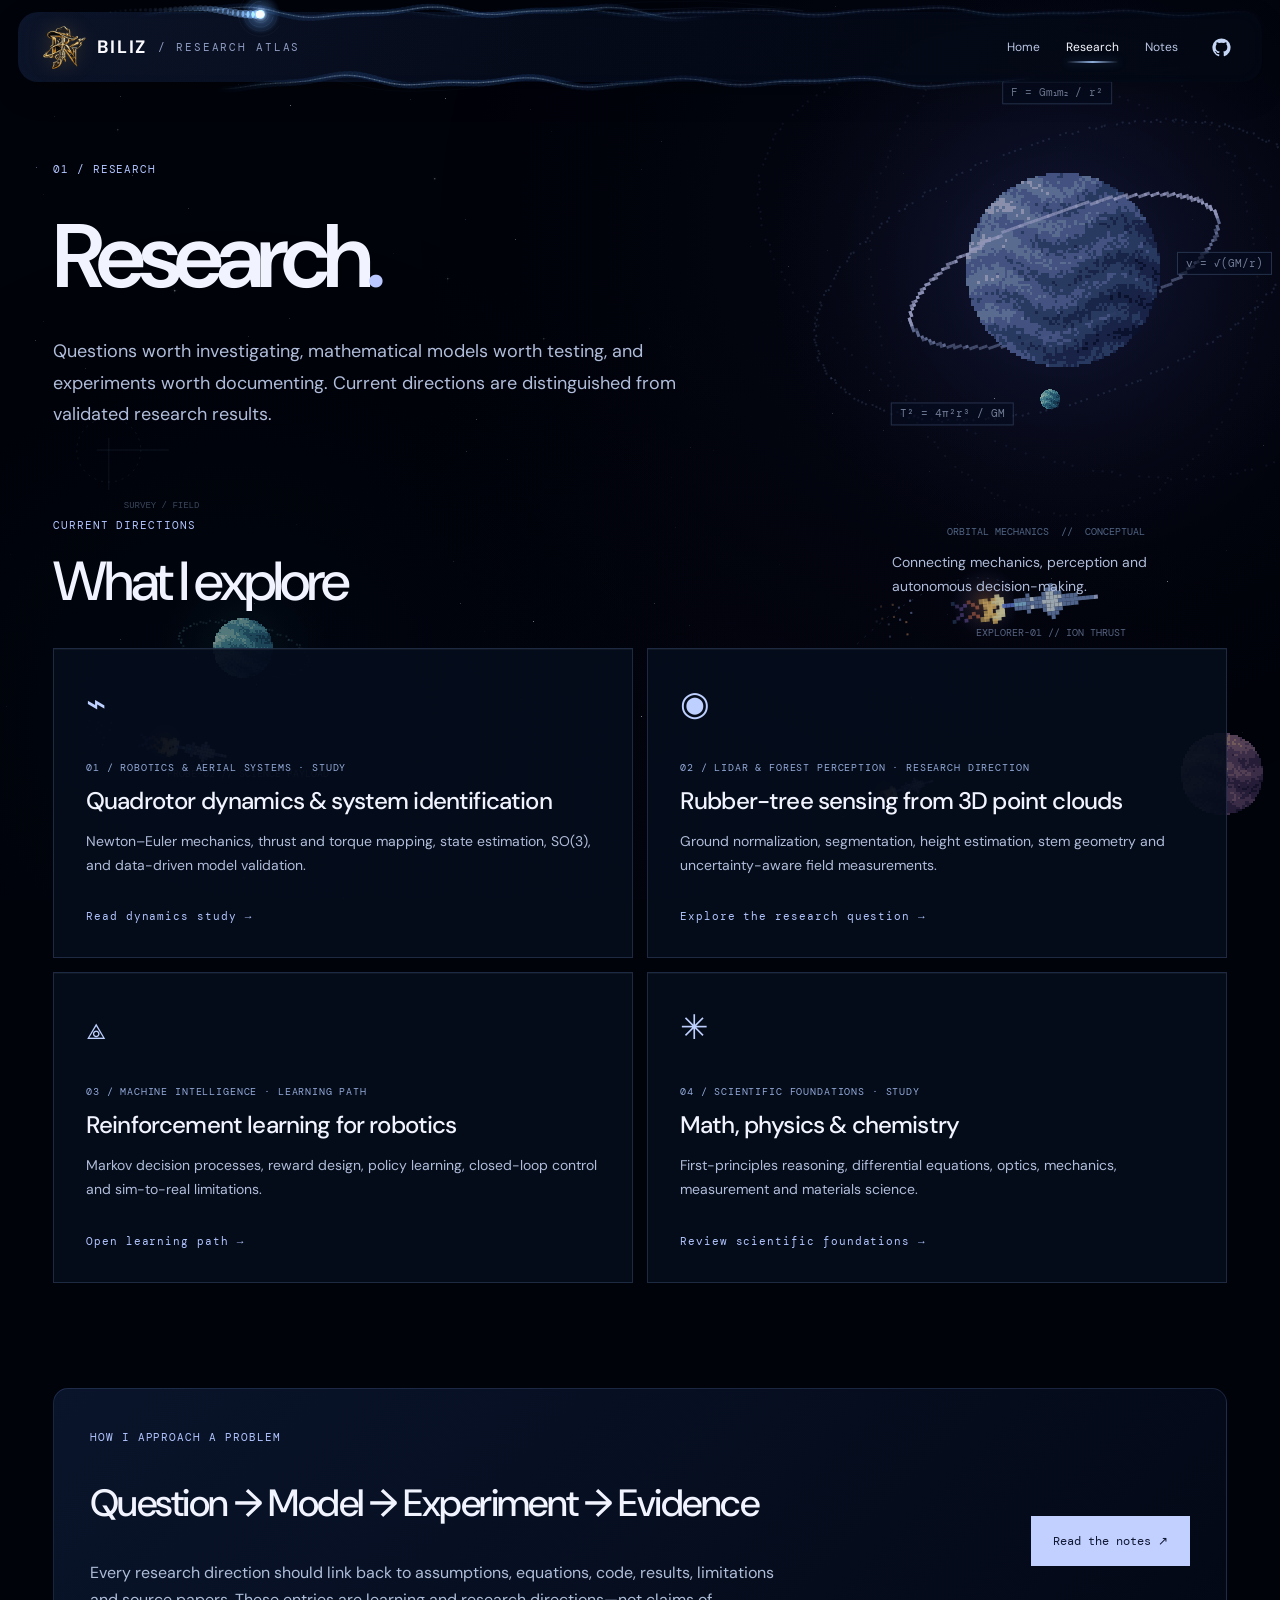
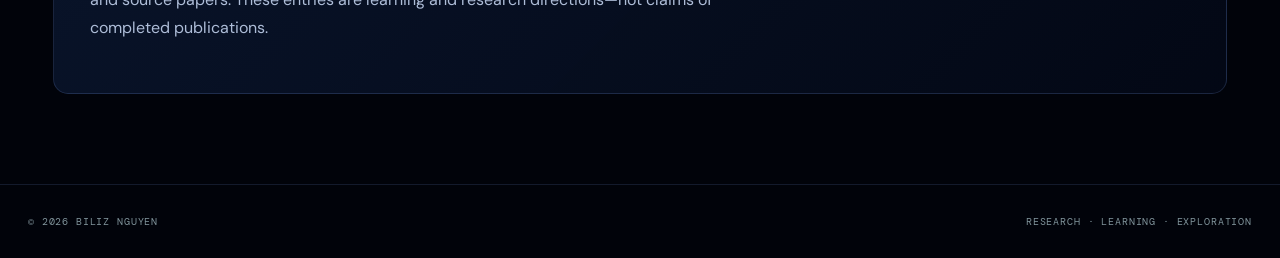
<file: research.html>
<!doctype html><html lang="en"><head><meta charset="utf-8"><meta name="viewport" content="width=device-width,initial-scale=1"><meta name="theme-color" content="#02050e"><link rel="icon" href="assets/biliz-cosmic-logo.png?v=20261031" type="image/png"><link rel="stylesheet" href="styles.css?v=acoustic-photonic-v3-20261101"><title>Research | Biliz Nguyen</title><meta name="description" content="Research directions in drones, LiDAR perception, rubber-tree sensing and reinforcement learning."></head><body class="cosmic-site page-research"><header class="nav"><a class="brand" href="index.html"><img class="brand-logo" src="assets/biliz-cosmic-logo.png?v=20261031" alt="Biliz Nguyen cosmic cowboy emblem"><span class="brand-wordmark">BILIZ</span><span class="muted">/ RESEARCH ATLAS</span></a><nav aria-label="Primary navigation"><a href="index.html">Home</a><a href="research.html" class="active" aria-current="page">Research</a><a href="notes.html">Notes</a><a class="nav-external nav-github-icon" href="https://github.com/biliz-nguyen" target="_blank" rel="noopener noreferrer" aria-label="GitHub của Biliz Nguyen" title="GitHub"><svg viewBox="0 0 24 24" width="19" height="19" fill="currentColor" focusable="false" aria-hidden="true"><path d="M12 .5A11.5 11.5 0 0 0 8.364 22.91c.575.107.786-.25.786-.555 0-.274-.01-1.001-.015-1.965-3.198.695-3.874-1.542-3.874-1.542-.523-1.329-1.275-1.683-1.275-1.683-1.043-.713.08-.699.08-.699 1.153.082 1.76 1.184 1.76 1.184 1.025 1.756 2.69 1.249 3.344.955.104-.742.401-1.25.731-1.538-2.553-.29-5.238-1.276-5.238-5.684 0-1.256.449-2.283 1.183-3.088-.12-.29-.512-1.46.112-3.044 0 0 .964-.309 3.162 1.18a11.01 11.01 0 0 1 5.754 0c2.198-1.489 3.161-1.18 3.161-1.18.626 1.584.233 2.754.115 3.044.736.805 1.18 1.832 1.18 3.088 0 4.419-2.689 5.392-5.249 5.678.414.357.783 1.057.783 2.129 0 1.539-.014 2.78-.014 3.159 0 .307.207.667.791.554A11.503 11.503 0 0 0 12 .5Z"/></svg></a></nav></header><main><section class="page-header"><span class="kicker">01 / RESEARCH</span><h1>Research<em>.</em></h1><p class="lead">Questions worth investigating, mathematical models worth testing, and experiments worth documenting. Current directions are distinguished from validated research results.</p></section><section class="section compact-section"><div class="section-head"><div><span class="kicker">CURRENT DIRECTIONS</span><h2>What I explore</h2></div><p>Connecting mechanics, perception and autonomous decision-making.</p></div><div class="field-grid"><article class="field research-field"><span class="symbol">⌁</span><small>01 / ROBOTICS & AERIAL SYSTEMS · STUDY</small><h3>Quadrotor dynamics & system identification</h3><p>Newton–Euler mechanics, thrust and torque mapping, state estimation, SO(3), and data-driven model validation.</p><a href="note.html?slug=quadrotor-dynamics">Read dynamics study →</a></article><article class="field research-field"><span class="symbol">◉</span><small>02 / LIDAR & FOREST PERCEPTION · RESEARCH DIRECTION</small><h3>Rubber-tree sensing from 3D point clouds</h3><p>Ground normalization, segmentation, height estimation, stem geometry and uncertainty-aware field measurements.</p><a href="note.html?slug=lidar-rubber-trees">Explore the research question →</a></article><article class="field research-field"><span class="symbol">⟁</span><small>03 / MACHINE INTELLIGENCE · LEARNING PATH</small><h3>Reinforcement learning for robotics</h3><p>Markov decision processes, reward design, policy learning, closed-loop control and sim-to-real limitations.</p><a href="note.html?slug=reinforcement-learning">Open learning path →</a></article><article class="field research-field"><span class="symbol">✳</span><small>04 / SCIENTIFIC FOUNDATIONS · STUDY</small><h3>Math, physics & chemistry</h3><p>First-principles reasoning, differential equations, optics, mechanics, measurement and materials science.</p><a href="note.html?slug=scientific-foundations">Review scientific foundations →</a></article></div></section><section class="research-method"><div><span class="kicker">HOW I APPROACH A PROBLEM</span><h2>Question → Model → Experiment → Evidence</h2><p>Every research direction should link back to assumptions, equations, code, results, limitations and source papers. These entries are learning and research directions—not claims of completed publications.</p></div><a class="button primary" href="notes.html">Read the notes ↗</a></section></main><footer><span>© 2026 BILIZ NGUYEN</span><span>RESEARCH · LEARNING · EXPLORATION</span></footer><script defer src="space-background.js?v=nav-dark-20261031-3"></script><script src="data.js"></script><script src="app.js"></script><script defer src="scroll-dissolve.js?v=stardust-v2-20261101"></script><script defer src="nav-aura.js?v=acoustic-photonic-v3-20261101"></script></body></html>
</file>
<file: styles.css>
@import url('https://fonts.googleapis.com/css2?family=DM+Mono:wght@400;500&family=DM+Sans:wght@400;500;600;700&display=swap');:root{--bg:#0b1014;--surface:#10191f;--surface2:#142028;--line:#273940;--text:#f0f3ef;--muted:#9cadb2;--green:#b3f3a0}*{box-sizing:border-box}html{scroll-behavior:smooth}body{margin:0;background:var(--bg);color:var(--text);font-family:'DM Sans',sans-serif;-webkit-font-smoothing:antialiased}a{color:inherit;text-decoration:none}a:hover{color:var(--green)}.nav{height:78px;border-bottom:1px solid var(--line);display:flex;justify-content:space-between;align-items:center;padding:0 max(5vw,24px)}.brand{font-size:17px;font-weight:700;letter-spacing:.1em}.brand-icon{color:var(--green);font-size:29px;margin-right:10px}.muted{color:var(--muted);font:11px 'DM Mono',monospace;font-weight:400;margin-left:8px}.nav nav{display:flex;gap:30px;font-size:13px;color:var(--muted)}.nav nav .active{color:var(--green)}main{max-width:1230px;padding:0 28px;margin:auto}.hero{padding-top:92px}.eyebrow,.kicker,small,.telemetry,.field a,.text-link,.back-link,footer,.search-bar label,.filters button,.note-meta{font-family:'DM Mono',monospace;letter-spacing:.085em}.eyebrow,.kicker{font-size:11px;color:var(--green)}.status{display:inline-block;background:var(--green);height:7px;width:7px;border-radius:50%;margin-right:12px;box-shadow:0 0 12px var(--green)}h1{font-size:clamp(44px,7.6vw,100px);line-height:1.09;letter-spacing:-.075em;font-weight:600;margin:30px 0}h1 em,h2 em{font-style:normal;color:var(--green)}.lead{max-width:690px;font-size:18px;line-height:1.75;color:var(--muted)}.actions{display:flex;gap:12px;flex-wrap:wrap;margin-top:32px}.button{display:inline-flex;padding:16px 21px;border:1px solid var(--line);font:12px 'DM Mono',monospace;align-items:center;transition:.2s}.button:hover{border-color:var(--green)}.button.primary{background:var(--green);color:#102014;border-color:var(--green)}.button.primary:hover{background:#dafcd0}.telemetry{display:flex;gap:60px;margin:65px 0 24px}.telemetry div{display:flex;flex-direction:column;gap:10px}.telemetry small{color:#789097;font-size:10px}.telemetry strong{color:var(--text);font-size:12px;font-weight:400}.hero-figure{border:1px solid var(--line);background:linear-gradient(135deg,#101b21,#0b1216);overflow:hidden}.hero-figure svg{width:100%;height:auto;display:block}.section{padding:100px 0 35px}.section-head{display:flex;justify-content:space-between;align-items:end;gap:24px;margin-bottom:35px}.section-head h2,.manifesto h2{font-size:clamp(32px,4.3vw,56px);font-weight:500;line-height:1.15;letter-spacing:-.055em;margin:16px 0 0}.section-head p{max-width:335px;color:var(--muted);line-height:1.7;font-size:14px}.field-grid,.note-grid{display:grid;grid-template-columns:repeat(2,minmax(0,1fr));gap:14px}.field,.note-card{border:1px solid var(--line);padding:32px;background:var(--surface);transition:.2s}.field:hover,.note-card:hover{background:var(--surface2);border-color:#527669}.field .symbol{font-size:34px;color:var(--green);display:block;margin-bottom:35px}.field small{display:block;color:#7e9a9d;font-size:10px}.field h3,.note-card h3{font-weight:500;font-size:24px;letter-spacing:-.035em;line-height:1.25;margin:12px 0}.field p,.note-card p{font-size:14px;line-height:1.7;color:var(--muted)}.field a{display:inline-block;color:var(--green);font-size:11px;margin-top:18px}.note-card{min-height:220px;display:flex;flex-direction:column}.note-meta{font-size:10px;color:var(--green);display:flex;justify-content:space-between;gap:8px}.note-card p{flex:1}.note-card .tags{color:#80969d;font-size:11px;font-family:'DM Mono',monospace}.manifesto{text-align:center;border-top:1px solid var(--line);margin-top:65px;padding:95px 20px 130px}.manifesto p{margin:25px auto 32px;max-width:510px;color:var(--muted);line-height:1.7}.page-header{padding:90px 0 30px}.page-header h1{font-size:clamp(50px,8vw,90px)}.search-bar{display:flex;flex-direction:column;gap:12px}.search-bar label{font-size:10px;color:var(--muted)}.search-bar input{padding:18px 20px;background:var(--surface);border:1px solid var(--line);color:var(--text);font:15px 'DM Sans',sans-serif;width:100%;outline:none}.search-bar input:focus{border-color:var(--green)}.filters{display:flex;gap:8px;flex-wrap:wrap;margin:24px 0}.filters button{cursor:pointer;border:1px solid var(--line);background:transparent;color:var(--muted);padding:11px 15px;font-size:10px}.filters button.selected{background:var(--green);color:#102014}.empty{padding:60px;color:var(--muted);text-align:center}.article-page{max-width:860px;padding-top:50px}.back-link{color:var(--green);font-size:12px}.article-title{font-size:clamp(36px,5vw,62px);margin:25px 0}.article-subtitle{color:var(--muted);line-height:1.7;font-size:17px}.prose{padding:30px 0 80px;color:#ced8d8;font-size:16px;line-height:1.85}.prose h1,.prose h2,.prose h3{color:var(--text);letter-spacing:-.03em;line-height:1.3}.prose h1{font-size:38px}.prose h2{font-size:26px;margin-top:42px}.prose h3{font-size:20px;margin-top:30px}.prose code{font:13px 'DM Mono',monospace;color:var(--green);overflow-wrap:anywhere}.prose pre{padding:22px;background:#0d181e;overflow:auto;border:1px solid var(--line)}.prose pre code{color:#cfdfd6}.prose a,.article-end a{color:var(--green);text-decoration:underline;text-underline-offset:4px}.prose blockquote{border-left:3px solid var(--green);padding:2px 20px;color:var(--muted);background:var(--surface)}.article-end{padding:32px 0 90px;border-top:1px solid var(--line)}footer{max-width:1300px;margin:auto;border-top:1px solid var(--line);padding:30px 28px;color:#80949b;display:flex;justify-content:space-between;gap:15px;font-size:10px}@media(max-width:760px){.nav{height:auto;min-height:74px;flex-wrap:wrap;gap:12px;padding:18px 22px}.nav nav{gap:15px;flex-wrap:wrap}.muted{display:none}main{padding:0 20px}.hero{padding-top:70px}.telemetry{gap:22px;flex-wrap:wrap;margin-top:48px}.field-grid,.note-grid{grid-template-columns:1fr}.section{padding-top:70px}.section-head{align-items:start;flex-direction:column}.field,.note-card{padding:24px}footer{flex-wrap:wrap}}

/* --- BILIZ COSMIC RESEARCH ATLAS : universe visual identity --- */
:root{--bg:#040713;--surface:rgba(12,20,40,.79);--surface2:rgba(24,32,62,.84);--line:rgba(153,182,242,.18);--text:#f1f4ff;--muted:#b0bdda;--green:#a9bdff}
html{background:#040713}
body.cosmic-site{position:relative;min-height:100vh;background:transparent;isolation:isolate}
.cosmic-site:before{content:"";position:fixed;z-index:-2;inset:0;pointer-events:none;background:radial-gradient(ellipse 65% 45% at 77% 20%,rgba(92,72,178,.24),transparent 75%),radial-gradient(ellipse 75% 55% at 8% 65%,rgba(21,104,152,.18),transparent 75%),radial-gradient(ellipse 45% 40% at 60% 90%,rgba(67,46,137,.15),transparent 80%),#040713}
.cosmic-site:after{content:"";position:fixed;z-index:-1;inset:0;pointer-events:none;opacity:.75;background-image:radial-gradient(1px 1px at 9% 17%,#fff 99%,transparent),radial-gradient(1px 1px at 58% 21%,#fff 99%,transparent),radial-gradient(2px 2px at 35% 68%,#9abaff 99%,transparent),radial-gradient(1px 1px at 78% 58%,#fff 99%,transparent),radial-gradient(1px 1px at 91% 83%,#e9d8ff 99%,transparent),radial-gradient(1px 1px at 17% 81%,#fff 99%,transparent),radial-gradient(1px 1px at 88% 32%,#d7eaff 99%,transparent),radial-gradient(2px 2px at 46% 46%,#fff 99%,transparent);background-size:263px 271px,317px 289px,401px 367px,359px 381px,487px 431px,277px 337px,443px 419px,541px 521px}
.nav{position:relative;z-index:20;background:rgba(5,9,23,.77);backdrop-filter:blur(20px);border-bottom:1px solid rgba(164,183,245,.15)}
.brand{display:inline-flex;align-items:center;gap:10px;letter-spacing:.11em;min-width:0}
.brand-logo{display:block;width:58px;height:58px;object-fit:contain;filter:drop-shadow(0 0 11px rgba(182,197,255,.16));transition:transform .4s}
.brand:hover .brand-logo{transform:rotate(-6deg)}
.brand-wordmark{font-weight:700;font-size:18px;color:#fafaff}
.brand .muted{margin-left:1px;color:#8f9cc2}
.nav nav .active,.field a,.text-link,.eyebrow,.kicker,.back-link,.prose a,.article-end a{color:#b2c5ff}
.status{background:#a9bdff;box-shadow:0 0 12px #8db4ff}
.hero{position:relative;min-height:720px;padding-top:112px}
.hero>.eyebrow,.hero>h1,.hero>.lead,.hero>.actions,.hero>.telemetry,.hero>.hero-figure{position:relative;z-index:2}
.hero h1{max-width:900px;text-shadow:0 6px 55px rgba(0,0,0,.3)}
.hero h1 em,.manifesto h2 em,.page-header em{color:#bbc8ff}
.hero .lead{max-width:630px}
.cosmos-scene{position:absolute;right:-6%;top:20px;width:min(60vw,750px);height:560px;pointer-events:none;z-index:0;mask-image:radial-gradient(ellipse at center,#000 47%,transparent 75%);opacity:.93}
.cosmos-scene:before{content:"";position:absolute;inset:5%;background:radial-gradient(circle at 51% 50%,rgba(200,191,255,.22),rgba(82,113,226,.13) 20%,rgba(42,49,117,.12) 38%,transparent 68%);filter:blur(15px)}
.cosmic-planet{position:absolute;width:230px;height:230px;border-radius:50%;top:155px;left:calc(50% - 115px);box-shadow:inset -38px -22px 54px rgba(4,7,18,.91),inset 18px 11px 28px rgba(187,201,255,.45),0 0 55px rgba(141,155,248,.23);background:radial-gradient(circle at 28% 22%,#d4d5f4,#8889bb 30%,#363b70 65%,#0c102c 100%);transform:rotate(-18deg)}
.cosmic-planet:after{content:"";position:absolute;inset:12%;border-radius:50%;background:repeating-linear-gradient(155deg,transparent 0 15px,rgba(193,200,247,.12) 16px 19px,transparent 22px 32px);opacity:.7}
.orbit{position:absolute;border:1px solid rgba(173,195,255,.38);width:480px;height:210px;left:calc(50% - 240px);top:165px;border-radius:50%;transform:rotate(-28deg);box-shadow:0 0 20px rgba(100,126,227,.06)}
.orbit-two{width:590px;height:360px;left:calc(50% - 295px);top:101px;border-color:rgba(150,178,255,.15);transform:rotate(43deg)}
.orbit-three{width:420px;height:410px;left:calc(50% - 210px);top:70px;border-color:rgba(188,168,244,.12);transform:rotate(-12deg)}
.orbit-star{position:absolute;width:6px;height:6px;border-radius:50%;background:white;box-shadow:0 0 10px 4px rgba(181,200,255,.45)}
.orbit-star-one{top:132px;right:26%}.orbit-star-two{bottom:115px;left:14%}
.cosmic-coordinate{position:absolute;bottom:35px;right:55px;font:10px 'DM Mono',monospace;color:rgba(195,208,255,.63);letter-spacing:.14em}
.hero-figure{border-color:rgba(150,183,255,.29);background:linear-gradient(120deg,rgba(10,17,40,.85),rgba(15,24,58,.78));box-shadow:0 10px 65px rgba(0,0,0,.15)}
.hero-figure svg{opacity:.78}
.figure-status{position:absolute;top:16px;right:18px;font:10px 'DM Mono',monospace;color:#b9caff;letter-spacing:.13em}
.button.primary{background:#c1d0ff;color:#101733;border-color:#c1d0ff}
.button.primary:hover{background:white;border-color:white}
.button:hover{border-color:#b9caff}
.field,.note-card{background:rgba(10,17,36,.74);backdrop-filter:blur(12px);border-color:rgba(150,181,245,.18);box-shadow:inset 0 1px 0 rgba(255,255,255,.045)}
.field:hover,.note-card:hover{border-color:rgba(167,186,255,.5);background:rgba(22,31,60,.87);transform:translateY(-2px)}
.field .symbol,.note-meta{color:#bed0ff}
.field small,.note-card .tags{color:#93a9d8}
.manifesto{position:relative}
.manifesto:before{content:"";position:absolute;inset:0;z-index:-1;background:radial-gradient(ellipse at 50% 50%,rgba(75,88,178,.17),transparent 65%)}
.search-bar input{background:rgba(11,18,39,.85);color:white;border-color:rgba(157,187,255,.27)}
.search-bar input:focus{border-color:#b5c5ff}
.filters button{color:#bcc9ed;background:rgba(12,19,42,.6)}
.filters button.selected{background:#c1d0ff;color:#141932}
.prose{background:rgba(5,11,28,.55);padding:32px 24px 75px;line-height:1.85;border:1px solid rgba(142,166,218,.12);border-radius:6px;margin:35px -24px}
.prose code{color:#c5d4ff}
.prose pre{background:rgba(7,12,29,.9)}
footer{position:relative;z-index:1}
@media (prefers-reduced-motion:no-preference){.orbit-one{animation:cosmic-orbit 27s ease-in-out infinite alternate}.orbit-two{animation:cosmic-orbit-back 41s ease-in-out infinite alternate}.cosmos-scene:before{animation:cosmic-pulse 9s ease-in-out infinite alternate}@keyframes cosmic-orbit{to{transform:rotate(-18deg) scale(1.045)}}@keyframes cosmic-orbit-back{to{transform:rotate(56deg) scale(.98)}}@keyframes cosmic-pulse{to{opacity:.6;filter:blur(26px)}}}
@media(max-width:760px){.brand-logo{height:44px;width:44px}.brand-wordmark{font-size:16px}.hero{min-height:auto;padding-top:68px}.cosmos-scene{width:100vw;height:480px;right:-30px;top:-95px;opacity:.42}.hero h1{position:relative}.figure-status{font-size:8px;right:8px;top:8px}.prose{margin:25px -8px;padding:25px 14px 55px}}

/* 2026-10-31: The custom canvas replaces the previous static CSS planet.
   Research pages remain readable with the animated layer behind content. */
html{background:#040713}
body.cosmic-site{background:#040713;isolation:isolate}
.cosmic-site::before,.cosmic-site::after{display:none!important}
#space-expedition{position:fixed;inset:0;width:100%;height:100%;z-index:0;display:block;pointer-events:none;opacity:.88}
.cosmic-site>main,.cosmic-site>header,.cosmic-site>footer{position:relative;z-index:1}
.cosmic-site .cosmos-scene{display:none!important}
.cosmic-site .hero{min-height:0}
.cosmic-site .hero>.hero-figure{background:linear-gradient(120deg,rgba(7,13,34,.9),rgba(11,22,51,.86))}
.cosmic-site .field,.cosmic-site .note-card{background:rgba(8,15,35,.88)}
.cosmic-site .field:hover,.cosmic-site .note-card:hover{background:rgba(17,27,53,.94)}
.cosmic-site .page-header,.cosmic-site .hero{isolation:isolate}
.cosmic-site .hero>h1,.cosmic-site .hero>.lead{filter:drop-shadow(0 2px 15px rgba(0,0,0,.34))}
@media(max-width:650px){#space-expedition{opacity:.64}.cosmic-site .field,.cosmic-site .note-card{background:rgba(7,14,33,.94)}}
@media(prefers-reduced-motion:reduce){html{scroll-behavior:auto}*{animation-duration:.01ms!important;animation-iteration-count:1!important;transition-duration:.01ms!important}}

/* Cosmic cowboy pixel emblem: transparent, crisp and responsive */
.brand-logo{width:62px;height:62px;object-fit:contain;image-rendering:auto;filter:drop-shadow(0 0 10px rgba(247,180,60,.22))}
.brand:hover .brand-logo{transform:translateY(-2px) rotate(-4deg)}
@media(max-width:760px){.brand-logo{width:46px;height:46px}}


/* Minimal Research Atlas navigation and darker deep-space atmosphere */
html,body.cosmic-site{background:#01030a}
body.cosmic-site{--bg:#01030a;--surface:rgba(5,11,25,.89);--surface2:rgba(10,19,39,.94);--line:rgba(116,151,221,.16)}
.cosmic-site .nav{position:sticky;top:12px;max-width:1400px;width:calc(100% - 36px);height:70px;margin:12px auto 0;padding:0 24px;border-radius:17px;background:linear-gradient(112deg,rgba(11,25,57,.96),rgba(4,10,26,.97) 50%,rgba(2,5,14,.98));box-shadow:0 10px 32px rgba(0,0,0,.34),inset 0 1px rgba(199,218,255,.07);border:1px solid rgba(115,154,238,.19);backdrop-filter:blur(16px);-webkit-backdrop-filter:blur(16px)}
.cosmic-site .nav .brand-logo{width:45px;height:45px}
.cosmic-site .nav nav{gap:26px;align-items:center}
.cosmic-site .nav nav a{font-size:12px;white-space:nowrap;color:#b9c5e3;transition:color .2s ease}
.cosmic-site .nav nav a:hover,.cosmic-site .nav nav a.active{color:#f6f8ff}
.cosmic-site .nav nav a.active{position:relative}
.cosmic-site .nav nav a.active:after{content:"";position:absolute;bottom:-8px;left:0;right:0;height:2px;background:#98b6ff;border-radius:2px}
.cosmic-site .nav nav .nav-external{color:#859ec8}
#space-expedition{opacity:.73}
.cosmic-site .field,.cosmic-site .note-card{background:rgba(5,12,28,.92)}
.cosmic-site .page-header{padding-top:75px}
.cosmic-site .compact-section{padding-top:34px}
.cosmic-site .research-field{min-height:300px}
.cosmic-site .research-method{margin:70px 0 90px;padding:36px;border:1px solid rgba(124,156,227,.19);background:linear-gradient(135deg,rgba(11,24,49,.85),rgba(3,8,22,.95));display:flex;justify-content:space-between;align-items:center;gap:28px;border-radius:15px}
.cosmic-site .research-method h2{font-size:clamp(26px,3vw,38px);font-weight:500;letter-spacing:-.04em}
.cosmic-site .research-method p{color:#aebdd8;line-height:1.7;max-width:690px}
.cosmic-site .research-method .button{flex-shrink:0}
@media(max-width:760px){.cosmic-site .nav{width:calc(100% - 24px);height:auto;min-height:76px;margin:12px auto 0;padding:12px 15px;border-radius:16px;gap:12px}.cosmic-site .nav .brand-logo{width:38px;height:38px}.cosmic-site .nav nav{gap:17px;flex-wrap:wrap}.cosmic-site .nav nav a{font-size:11px}.cosmic-site .research-method{display:block;padding:24px}.cosmic-site .research-method .button{margin-top:16px}#space-expedition{opacity:.56}}


/* Navigation: one orbiting photonic dot, a sliding selection line, and route fades. */
.cosmic-site .nav{isolation:isolate;overflow:hidden}
.cosmic-site .nav .brand,.cosmic-site .nav nav{position:relative;z-index:2}
.cosmic-site .nav nav{position:relative}
.cosmic-site .nav nav a.active:after{display:none}
.nav-selection{position:absolute;pointer-events:none;left:0;bottom:-9px;height:2px;border-radius:5px;background:linear-gradient(90deg,#8ab2ff,#e1eeff);box-shadow:0 0 10px rgba(132,182,255,.7);transition:transform .34s cubic-bezier(.22,.72,.22,1),width .34s ease}
.nav-orbit-light{position:absolute;z-index:4;pointer-events:none;left:0;top:0;width:8px;height:8px;border-radius:100%;background:#f4faff;box-shadow:0 0 3px 2px #fff,0 0 12px 5px rgba(111,169,255,.92),0 0 25px 10px rgba(63,112,234,.38);will-change:transform}
.nav-orbit-light:after{content:"";position:absolute;right:6px;top:3px;width:48px;height:2px;border-radius:100%;background:linear-gradient(90deg,transparent,rgba(124,174,255,.5));filter:blur(2px)}
@media(prefers-reduced-motion:no-preference){
  body.cosmic-site main{animation:atlas-enter .47s cubic-bezier(.21,.65,.22,1) both}
  body.cosmic-site.atlas-route-out main{animation:atlas-exit .30s ease-in both}
  body.cosmic-site.atlas-route-out .nav{filter:brightness(1.12)}
  @keyframes atlas-enter{from{opacity:0;transform:translateY(13px);filter:blur(4px)}to{opacity:1;transform:translateY(0);filter:blur(0)}}
  @keyframes atlas-exit{from{opacity:1;transform:translateY(0);filter:blur(0)}to{opacity:0;transform:translateY(-9px);filter:blur(3px)}}
}
@media(prefers-reduced-motion:reduce){.nav-selection{transition:none}.nav-orbit-light{display:none!important}}


/* Scroll/transition repair: nav always above the main stacking context. */
body.cosmic-site{isolation:isolate}
body.cosmic-site > header.nav{position:sticky!important;top:12px;z-index:1000!important;transform:none!important;filter:none!important}
body.cosmic-site > main{position:relative;z-index:1!important;transform:none}
body.cosmic-site > footer{position:relative;z-index:1}
body.cosmic-site #space-expedition{z-index:0!important}
/* Avoid expensive full-page blur and transform: use native cross-document
   transitions with a small opacity fade, where available. */
@view-transition{navigation:auto}
::view-transition-old(root){animation:atlas-old .14s ease-out both}
::view-transition-new(root){animation:atlas-new .23s ease-out both}
@keyframes atlas-old{to{opacity:0}}
@keyframes atlas-new{from{opacity:0}to{opacity:1}}
@media(prefers-reduced-motion:no-preference){
  body.cosmic-site main,body.cosmic-site.atlas-route-out main{animation:none!important;filter:none!important}
}
@media(prefers-reduced-motion:reduce){
  ::view-transition-old(root),::view-transition-new(root){animation:none!important}
}


/* Stardust Dissolve: fade the physical content near the bottom of sticky nav. */
body.cosmic-site > main.scroll-dissolving,
body.cosmic-site > footer.scroll-dissolving{
  -webkit-mask-image:linear-gradient(to bottom,transparent 0,transparent max(0px,var(--dissolve-cut,0px)),rgba(0,0,0,.22) calc(max(0px,var(--dissolve-cut,0px)) + 22px),#000 calc(max(0px,var(--dissolve-cut,0px)) + 68px));
  mask-image:linear-gradient(to bottom,transparent 0,transparent max(0px,var(--dissolve-cut,0px)),rgba(0,0,0,.22) calc(max(0px,var(--dissolve-cut,0px)) + 22px),#000 calc(max(0px,var(--dissolve-cut,0px)) + 68px));
}
body.cosmic-site > header.nav.stardust-contact{border-color:rgba(135,184,255,.38)!important;box-shadow:0 10px 32px rgba(0,0,0,.34),0 0 24px rgba(71,121,221,.11),inset 0 1px rgba(213,230,255,.10)}
.stardust-layer{position:fixed;inset:0;z-index:999;pointer-events:none;overflow:hidden}
.stardust-pixel{position:absolute;background:var(--dust-color,#b9ceff);box-shadow:0 0 8px rgba(148,190,255,.6);will-change:transform,opacity;animation:stardust-evaporate var(--dust-duration,650ms) ease-out forwards}
@keyframes stardust-evaporate{0%{transform:translate3d(0,0,0) scale(1);opacity:.85}70%{opacity:.53}100%{transform:translate3d(var(--drift-x,12px),var(--drift-y,-40px),0) scale(.25);opacity:0}}
@media(prefers-reduced-motion:reduce){.stardust-layer{display:none!important}.stardust-pixel{animation:none!important}}


/* Stardust v2: reliable mask pixel stops and a visible blue scan beam. */
body.cosmic-site > main.scroll-dissolving,
body.cosmic-site > footer.scroll-dissolving{
  -webkit-mask-image:linear-gradient(to bottom,transparent 0px,transparent var(--dissolve-start,0px),rgba(0,0,0,.18) calc(var(--dissolve-start,0px) + 48px),#000 var(--dissolve-end,140px))!important;
  mask-image:linear-gradient(to bottom,transparent 0px,transparent var(--dissolve-start,0px),rgba(0,0,0,.18) calc(var(--dissolve-start,0px) + 48px),#000 var(--dissolve-end,140px))!important;
}
.stardust-scanner{position:fixed;height:2px;pointer-events:none;opacity:0;background:linear-gradient(90deg,transparent,rgba(121,174,255,.18) 12%,rgba(214,232,255,.86) 50%,rgba(121,174,255,.18) 88%,transparent);box-shadow:0 0 13px 3px rgba(98,159,255,.22);transition:opacity .15s ease}
.stardust-scanner.active{opacity:.78}
body.cosmic-site > header.nav.stardust-contact{border-color:rgba(141,192,255,.51)!important;box-shadow:0 10px 32px rgba(0,0,0,.34),0 0 28px rgba(85,142,246,.17),inset 0 1px rgba(221,237,255,.13)}
.stardust-pixel{filter:none;box-shadow:0 0 8px 2px rgba(129,183,255,.46)}
@media(prefers-reduced-motion:reduce){.stardust-scanner{display:none!important}}


/* B / Molecular border experiment: the particles ARE the outline. */
body.cosmic-site>header.nav{
  border:1px solid transparent!important;
  border-radius:20px!important;
  background:linear-gradient(110deg,rgba(11,23,51,.95),rgba(5,10,26,.97) 54%,rgba(2,5,15,.96))!important;
  box-shadow:0 8px 25px rgba(0,0,0,.32),inset 0 0 16px rgba(94,138,223,.035)!important;
  overflow:visible!important;
  isolation:isolate;
  transition:box-shadow .32s ease,background .32s ease;
}
body.cosmic-site>header.nav.molecule-reacting,
body.cosmic-site>header.nav.stardust-contact.molecule-reacting{
  border-color:transparent!important;
  box-shadow:0 10px 32px rgba(0,0,0,.34),0 0 24px rgba(87,144,242,.075),inset 0 0 23px rgba(116,166,251,.08)!important;
}
body.cosmic-site>header.nav .nav-orbit-light{display:none!important}
body.cosmic-site>header.nav .brand,body.cosmic-site>header.nav nav{position:relative;z-index:3}
.nav-molecule-canvas{position:fixed;z-index:1001;pointer-events:none;display:block;image-rendering:auto}
body.cosmic-site>header.nav nav a.active:after{
  display:block!important;
  background:linear-gradient(90deg,rgba(114,158,255,.12),#a6c8ff,rgba(114,158,255,.12));
  box-shadow:0 0 9px rgba(138,182,255,.26);
  transition:box-shadow .28s ease,opacity .28s ease;
}
body.cosmic-site>header.nav.molecule-reacting nav a.active:after{
  box-shadow:0 0 13px rgba(143,204,255,.63);
}
body.cosmic-site>header.nav .nav-selection{display:none!important}
.stardust-scanner{opacity:0!important}
@media(max-width:760px){body.cosmic-site>header.nav{border-radius:18px!important}}
@media(prefers-reduced-motion:reduce){.nav-molecule-canvas{display:none!important}}


/* 2026-11-01 / SPACE_PLOT: full-pixel featured lab on Home.
   Self-contained styles; existing header, cosmic canvas and research pages stay unchanged. */
.page-home .pixel-lab{position:relative;z-index:2;margin:48px 0 0;padding:0 0 4px}
.page-home .pixel-lab-window{position:relative;overflow:hidden;background:#060c1c;border:2px solid #415277;box-shadow:5px 5px 0 rgba(40,61,104,.45),inset 0 0 0 2px #101b32}
.page-home .pixel-lab-window:before{content:"";pointer-events:none;position:absolute;inset:0;z-index:0;background-image:linear-gradient(rgba(111,144,215,.035) 1px,transparent 1px),linear-gradient(90deg,rgba(111,144,215,.035) 1px,transparent 1px);background-size:18px 18px}
.page-home .pixel-lab-window>*{position:relative;z-index:1}
.page-home .pixel-lab-topline,.page-home .pixel-lab-module-bar,.page-home .pixel-lab-foot,.page-home .pixel-lab-screen-head,.page-home .pixel-lab-screen-bottom{font-family:'DM Mono',monospace;letter-spacing:.075em}
.page-home .pixel-lab-topline{display:flex;align-items:center;justify-content:space-between;gap:14px;padding:14px 18px;border-bottom:2px solid #29395a;color:#a9bce5;font-size:10px}
.page-home .pixel-lab-path{display:inline-flex;align-items:center;gap:9px;white-space:nowrap}
.page-home .pixel-lab-path>span{color:#ccd8ff;font-size:15px;line-height:1}
.page-home .pixel-lab-status{display:flex;align-items:center;gap:9px;color:#9eb8ce;font-size:9px;white-space:nowrap}
.page-home .pixel-lab-led{display:inline-block;width:7px;height:7px;background:#aadfc4;box-shadow:3px 3px 0 #406958}
.page-home .pixel-lab-intro{display:grid;grid-template-columns:minmax(0,1.1fr) minmax(0,1fr);gap:24px;padding:26px 24px 28px;align-items:center}
.page-home .pixel-lab-copy{min-width:0;padding:9px 8px 9px 6px}
.page-home .pixel-lab-kicker{font:11px 'DM Mono',monospace;letter-spacing:.10em;color:#aebff8}
.page-home .pixel-lab-copy h2{font-family:'Silkscreen','DM Mono',monospace;font-size:clamp(31px,4.9vw,61px);font-weight:700;line-height:1.12;letter-spacing:-.055em;margin:15px 0 12px;color:#f3f6ff;overflow-wrap:anywhere}
.page-home .pixel-lab-copy h2 span{color:#aebfff}
.page-home .pixel-lab-tagline{font-family:'Silkscreen','DM Mono',monospace;font-size:clamp(12px,1.45vw,16px);color:#d5dffc;line-height:1.65;margin:0 0 8px}
.page-home .pixel-lab-description{font-size:14px;line-height:1.75;color:#acbad7;max-width:420px;margin:0}
.page-home .pixel-lab-cta{display:inline-flex;align-items:center;gap:16px;margin-top:25px;padding:13px 16px;background:#c2d0ff;color:#0b142b;box-shadow:4px 4px 0 #576fa3;font:700 12px 'DM Mono',monospace;transition:transform .15s steps(2,end),box-shadow .15s steps(2,end),background .15s}
.page-home .pixel-lab-cta:hover{color:#09112a;background:#e1e9ff;box-shadow:2px 2px 0 #576fa3;transform:translate(2px,2px)}
.page-home .pixel-lab-cta:focus-visible,.page-home .pixel-lab-module:focus-visible{outline:2px solid #e3edff;outline-offset:3px}
.page-home .pixel-lab-screen{min-width:0;border:2px solid #344566;background:radial-gradient(ellipse at 50% 55%,rgba(57,82,144,.25),transparent 70%),#081226;align-self:stretch;display:flex;flex-direction:column}
.page-home .pixel-lab-screen-head,.page-home .pixel-lab-screen-bottom{display:flex;justify-content:space-between;align-items:center;gap:10px;padding:10px 13px;color:#9bb0d7;font-size:9px}
.page-home .pixel-lab-screen-head{border-bottom:2px solid #293959}
.page-home .pixel-lab-screen-bottom{border-top:2px solid #293959;color:#8398c1}
.page-home .pixel-lab-drone{width:100%;height:auto;max-height:242px;min-height:173px;flex:1;display:block;padding:8px 12px;image-rendering:pixelated;filter:drop-shadow(0 0 8px rgba(110,148,255,.18))}
.page-home .pixel-lab-module-bar{display:flex;justify-content:space-between;align-items:center;background:#0c1529;color:#a7b9e4;font-size:10px;border-top:2px solid #354666;padding:12px 18px}
.page-home .pixel-lab-modules{display:grid;grid-template-columns:repeat(3,minmax(0,1fr));gap:2px;background:#34435f;border-top:2px solid #34435f;border-bottom:2px solid #34435f}
.page-home .pixel-lab-module{--module-accent:#b8c8ff;display:flex;flex-direction:column;align-items:flex-start;position:relative;isolation:isolate;min-width:0;min-height:201px;padding:18px 19px 17px;overflow:hidden;background:#0b1429;color:#f2f4ff;transition:background .16s steps(2,end)}
.page-home .pixel-lab-module:before{content:"";position:absolute;inset:0 0 auto;width:100%;height:4px;background:var(--module-accent);transform:scaleX(0);transform-origin:left;transition:transform .2s steps(5,end)}
.page-home .pixel-lab-module:after{content:"";position:absolute;right:0;bottom:0;width:38%;height:36%;background:linear-gradient(135deg,transparent,rgba(120,151,235,.06));pointer-events:none}
.page-home .pixel-lab-module:hover{background:#15213d;color:#fff}
.page-home .pixel-lab-module:hover:before,.page-home .pixel-lab-module:focus-visible:before{transform:scaleX(1)}
.page-home .pixel-lab-hardware{--module-accent:#9bd8d7}
.page-home .pixel-lab-flight{--module-accent:#b6c4ff}
.page-home .pixel-lab-notes{--module-accent:#c9d4ff}
.page-home .pixel-lab-module-meta{display:flex;align-items:center;justify-content:space-between;gap:12px;width:100%;font:10px 'DM Mono',monospace;color:#9babcf;letter-spacing:.08em}
.page-home .pixel-lab-module-meta>span{font-size:15px;color:var(--module-accent);transition:transform .16s steps(2,end)}
.page-home .pixel-lab-module:hover .pixel-lab-module-meta>span{transform:translate(2px,-2px)}
.page-home .pixel-lab-sprite{width:100px;height:69px;display:block;margin:9px 0 7px;image-rendering:pixelated;filter:drop-shadow(0 0 9px rgba(115,169,255,.10));transition:transform .2s steps(3,end),filter .2s}
.page-home .pixel-lab-module:hover .pixel-lab-sprite{transform:translateY(-3px);filter:drop-shadow(0 0 10px rgba(155,191,255,.3))}
.page-home .pixel-lab-module strong{font:700 clamp(12px,1.2vw,15px) 'Silkscreen','DM Mono',monospace;line-height:1.5;letter-spacing:.025em}
.page-home .pixel-lab-module-description{font:12px/1.55 'DM Mono',monospace;color:#a5b5d0;margin-top:4px}
.page-home .pixel-lab-module-more{margin-top:auto;padding-top:15px;font:10px 'DM Mono',monospace;color:var(--module-accent);letter-spacing:.04em}
.page-home .pixel-lab-module-more>span{padding-left:4px}
.page-home .pixel-lab-foot{display:flex;justify-content:space-between;gap:12px;padding:13px 18px;font-size:9px;color:#8399bc}
@media(max-width:820px){.page-home .pixel-lab-intro{gap:14px;padding:22px 19px}.page-home .pixel-lab-copy h2{font-size:clamp(30px,5.4vw,47px)}.page-home .pixel-lab-module{padding:16px 12px;min-height:196px}.page-home .pixel-lab-module strong{font-size:12px}.page-home .pixel-lab-module-description{font-size:11px}}
@media(max-width:630px){.page-home .pixel-lab{margin-top:36px}.page-home .pixel-lab-topline{padding:12px;font-size:9px}.page-home .pixel-lab-status{font-size:8px}.page-home .pixel-lab-intro{grid-template-columns:1fr;padding:19px 16px;gap:18px}.page-home .pixel-lab-copy{padding:4px 2px 0}.page-home .pixel-lab-copy h2{font-size:clamp(33px,9vw,49px)}.page-home .pixel-lab-description{font-size:13px}.page-home .pixel-lab-screen{max-width:100%}.page-home .pixel-lab-drone{min-height:140px;max-height:205px}.page-home .pixel-lab-modules{grid-template-columns:1fr}.page-home .pixel-lab-module{min-height:134px;padding:15px 17px 14px;display:grid;grid-template-columns:minmax(0,1fr) 96px;grid-template-rows:auto auto auto auto;column-gap:12px}.page-home .pixel-lab-module-meta{grid-column:1 / -1}.page-home .pixel-lab-sprite{grid-column:2;grid-row:2 / 5;margin:6px 0 0;width:96px;height:69px;align-self:center}.page-home .pixel-lab-module strong{grid-column:1;grid-row:2;align-self:end;margin-top:13px}.page-home .pixel-lab-module-description{grid-column:1;grid-row:3}.page-home .pixel-lab-module-more{grid-column:1;grid-row:4;padding-top:12px}.page-home .pixel-lab-foot{font-size:8px;padding:12px;flex-wrap:wrap}}
@media(prefers-reduced-motion:reduce){.page-home .pixel-lab-cta,.page-home .pixel-lab-module,.page-home .pixel-lab-sprite,.page-home .pixel-lab-module:before,.page-home .pixel-lab-module-meta>span{transition:none!important}}


/* 2026-11-01: Clean Hero + opaque navigation shield + retained meteor/molecule border. */
.page-home .hero-figure{display:none!important}
.page-home .hero{min-height:0;padding-bottom:8px}
.page-home .telemetry{margin-bottom:0}
.page-home .pixel-lab{margin-top:34px}

/* An opaque rounded surface prevents scroll-dissolved headings from ghosting through.
   Keep the canvas above it: the molecular outline and orbiting comet remain visible. */
body.cosmic-site>header.nav{
  background:linear-gradient(112deg,#0b1733 0%,#060c20 52%,#030713 100%)!important;
  backdrop-filter:none!important;
  -webkit-backdrop-filter:none!important;
  isolation:isolate;
}
body.cosmic-site>header.nav::before{
  content:"";
  position:absolute;
  inset:0;
  border-radius:inherit;
  z-index:0;
  pointer-events:none;
  background:linear-gradient(115deg,#0c1833 0%,#060d20 48%,#030713 100%);
}
body.cosmic-site>header.nav .brand,
body.cosmic-site>header.nav nav{position:relative;z-index:3}

/* Fully hide consumed text until below the panel; reveal softly afterward. */
body.cosmic-site>main.scroll-dissolving,
body.cosmic-site>footer.scroll-dissolving{
  -webkit-mask-image:linear-gradient(to bottom,transparent 0px,transparent var(--dissolve-start,0px),rgba(0,0,0,.14) calc(var(--dissolve-start,0px) + 30px),#000 var(--dissolve-end,140px))!important;
  mask-image:linear-gradient(to bottom,transparent 0px,transparent var(--dissolve-start,0px),rgba(0,0,0,.14) calc(var(--dissolve-start,0px) + 30px),#000 var(--dissolve-end,140px))!important;
}
@media(max-width:760px){
  .page-home .pixel-lab{margin-top:28px}
}


/* V3: Independent comet overlay. Above navbar and molecular particles. */
.nav-comet-layer {
  position: fixed;
  inset: 0;
  z-index: 1008;
  pointer-events: none;
  overflow: visible;
  contain: layout style;
}
.nav-comet-head,
.nav-comet-trail {
  position: absolute;
  top: 0;
  left: 0;
  border-radius: 50%;
  pointer-events: none;
  will-change: transform;
}
.nav-comet-head {
  width: 10px;
  height: 10px;
  background: #fff;
  box-shadow:
    0 0 5px 2px rgba(255,255,255,.96),
    0 0 13px 5px rgba(126,193,255,.78),
    0 0 26px 11px rgba(73,127,247,.33);
}
.nav-comet-head::before {
  content: "";
  position: absolute;
  inset: -8px;
  border: 1px solid rgba(191,222,255,.11);
  border-radius: inherit;
}
.nav-comet-trail {
  width: 4px;
  height: 4px;
  background: #b8d8ff;
  box-shadow: 0 0 7px 2px rgba(124,178,255,.62);
}
.nav-comet-reduced .nav-comet-trail { display: none; }
@media (prefers-reduced-motion: reduce) {
  .nav-comet-head { box-shadow: 0 0 5px 1px #fff, 0 0 13px 4px rgba(127,184,255,.5); }
}


/* PIXEL METEOR SHARDS: NO CONTINUOUS BORDER OR OLD COMET LAYERS. */
body.cosmic-site > header.nav,
body.cosmic-site > header.nav.molecule-reacting,
body.cosmic-site > header.nav.stardust-contact,
body.cosmic-site > header.nav.stardust-contact.molecule-reacting {
  border: 0 !important;
  outline: 0 !important;
  border-radius: 20px !important;
  background: linear-gradient(112deg, #0b1733, #060c20 52%, #030713) !important;
  box-shadow: 0 12px 26px rgba(0,0,0,.28), inset 0 0 19px rgba(91,131,224,.04) !important;
  overflow: visible !important;
}
body.cosmic-site > header.nav::before {
  border: 0 !important;
  outline: 0 !important;
  box-shadow: none !important;
  background: linear-gradient(110deg,rgba(19,35,72,.19),rgba(4,10,23,.04)) !important;
  border-radius: inherit;
}
.nav-comet-layer, .nav-comet-head, .nav-comet-trail,
.nav-molecule-canvas, .nav-orbit-light, .nav-selection {
  display: none !important;
}
.nav-shard-canvas {
  position: fixed;
  pointer-events: none;
  display: block;
  z-index: 1008;
  background: transparent;
  image-rendering: auto;
  mix-blend-mode: screen;
}
body.cosmic-site > header.nav .brand,
body.cosmic-site > header.nav nav { position: relative; z-index: 3; }
body.cosmic-site > header.nav nav a.active:after {
  display: block !important;
  background: linear-gradient(90deg,transparent,rgba(167,204,255,.84),transparent);
  box-shadow: 0 0 8px rgba(112,156,230,.3);
}
@media (max-width: 760px){
  body.cosmic-site > header.nav {border-radius: 18px !important;}
}


/* Pixel shards V4 — first-paint positioning fix and clearly visible fragments */
body.cosmic-site .nav-shard-canvas {
  position: fixed !important;
  top: 0;
  left: 0;
  z-index: 1008 !important;
  display: block !important;
  visibility: visible !important;
  pointer-events: none !important;
  mix-blend-mode: screen;
}

/* V5: Floating pixel meteor clusters and a soft atmospheric panel. */
body.cosmic-site > header.nav,
body.cosmic-site > header.nav.molecule-reacting,
body.cosmic-site > header.nav.stardust-contact,
body.cosmic-site > header.nav.stardust-contact.molecule-reacting {
  border: 0 !important;
  outline: 0 !important;
  background: linear-gradient(108deg, rgba(9,17,36,.89) 0%,
    rgba(6,11,27,.84) 50%, rgba(4,8,20,.88) 100%) !important;
  box-shadow: 0 12px 32px rgba(0,0,0,.16),
    inset 0 0 20px rgba(110,152,221,.018) !important;
  -webkit-backdrop-filter: blur(15px) saturate(.9) !important;
  backdrop-filter: blur(15px) saturate(.9) !important;
}
body.cosmic-site > header.nav::before {
  background: linear-gradient(110deg, rgba(69,104,172,.045),
    rgba(16,29,56,.008) 58%, transparent) !important;
  box-shadow: none !important;
  border: none !important;
}
body.cosmic-site .nav-shard-canvas { opacity: .85; mix-blend-mode: normal; }
@media(max-width:760px){
  body.cosmic-site > header.nav,
  body.cosmic-site > header.nav.stardust-contact{
    background:linear-gradient(110deg,rgba(8,16,34,.92),rgba(4,9,23,.90)) !important;
    -webkit-backdrop-filter:blur(12px) !important;
    backdrop-filter:blur(12px) !important;
  }
}


/* 2026-11-01 — Aurora Flux Navbar: no shards or rigid border */
body.cosmic-site > header.nav,
body.cosmic-site > header.nav.molecule-reacting,
body.cosmic-site > header.nav.stardust-contact,
body.cosmic-site > header.nav.stardust-contact.molecule-reacting {
  border: 0 !important;
  outline: 0 !important;
  border-radius: 20px !important;
  overflow: visible !important;
  background: linear-gradient(109deg,rgba(9,17,36,.87),rgba(5,11,26,.81) 54%,rgba(3,8,19,.85)) !important;
  box-shadow: 0 11px 30px rgba(0,0,0,.17),inset 0 0 16px rgba(95,143,231,.018) !important;
  backdrop-filter: blur(14px) saturate(.96) !important;
  -webkit-backdrop-filter: blur(14px) saturate(.96) !important;
}
body.cosmic-site > header.nav::before {
  border: 0 !important;
  box-shadow: none !important;
  background: linear-gradient(112deg,rgba(91,128,211,.035),transparent 65%) !important;
}
body.cosmic-site .nav-aura-canvas {
  position: fixed !important;
  top: 0;
  left: 0;
  z-index: 1008 !important;
  display: block !important;
  pointer-events: none !important;
  background: transparent !important;
  mix-blend-mode: screen;
}
body.cosmic-site .nav-shard-canvas,
body.cosmic-site .nav-comet-layer,
body.cosmic-site .nav-molecule-canvas,
body.cosmic-site .nav-orbit-light,
body.cosmic-site .nav-selection { display:none!important; }
body.cosmic-site .nav nav a.nav-github-icon {
  display: inline-flex;
  width: 34px;
  height: 34px;
  padding: 0;
  flex-shrink: 0;
  align-items: center;
  justify-content: center;
  border-radius: 50%;
  color: #c5d5f5;
  transition: color .2s ease, transform .2s ease, background .2s ease;
}
body.cosmic-site .nav nav a.nav-github-icon svg {display:block;width:19px;height:19px}
body.cosmic-site .nav nav a.nav-github-icon:hover,
body.cosmic-site .nav nav a.nav-github-icon:focus-visible {
  color:#fff;
  background:rgba(110,160,250,.10);
  transform: translateY(-1px);
}
@media(max-width:760px){
  body.cosmic-site > header.nav{border-radius:18px!important}
  body.cosmic-site .nav nav a.nav-github-icon{width:30px;height:30px}
}


/* Asymmetric Photonic Aura V2: low-intensity optical waves, no hard outline. */
body.cosmic-site .nav-aura-canvas {
  opacity: .96;
  mix-blend-mode: screen;
}
body.cosmic-site > header.nav::before {
  background:linear-gradient(115deg,
    rgba(95,138,225,.045),
    rgba(22,36,68,.012) 42%,
    rgba(10,17,36,0) 70%) !important;
}


/* Acoustic Photonic Aura V3 — lively, outward-dispersing waves. */
body.cosmic-site .nav-aura-canvas {
  opacity: .98;
  mix-blend-mode: screen;
  filter: saturate(1.06);
}


/* 2026-11-02 — Experiment Archive: pixel illustration on Home, restrained lab UI on detail pages */
.page-home .experiment-archive{padding-top:88px}
.page-home .experiment-heading{align-items:end}
.page-home .experiment-heading h2{max-width:690px}
.page-home .experiment-heading p{max-width:360px}
.page-home .experiment-grid{display:grid;grid-template-columns:repeat(2,minmax(0,1fr));gap:14px}
.page-home .experiment-card{
  min-height:285px;display:flex;flex-direction:column;gap:0;padding:20px 23px;
  position:relative;border:1px solid rgba(117,149,207,.19);border-radius:4px;
  background:linear-gradient(125deg,rgba(11,22,43,.91),rgba(7,13,28,.94));
  color:#eff5ff;transition:background .2s,border-color .2s,transform .2s;
}
.page-home .experiment-card:hover,.page-home .experiment-card:focus-visible{
  border-color:rgba(154,195,255,.55);background:linear-gradient(125deg,rgba(19,36,65,.95),rgba(7,15,31,.96));transform:translateY(-2px);
}
.experiment-card-top,.experiment-card-bottom{font:10px "DM Mono",monospace;letter-spacing:.055em;display:flex;justify-content:space-between;gap:12px;color:#9bb4d9}
.experiment-arrow{font-size:17px;line-height:1;color:#bcd3fa;transition:transform .2s}
.experiment-card:hover .experiment-arrow{transform:translate(2px,-2px)}
.experiment-art{display:flex;align-items:center;justify-content:center;height:85px;margin:8px 0}
.experiment-art svg{width:135px;height:80px;max-width:100%;image-rendering:pixelated;transition:transform .2s}
.experiment-card:hover .experiment-art svg{transform:translateY(-3px)}
.experiment-title{font:600 clamp(17px,2vw,21px) "DM Sans",sans-serif;letter-spacing:-.03em}
.experiment-desc{font:13px/1.65 "DM Sans",sans-serif;color:#aebbd4;max-width:410px;margin:8px 0 20px}
.experiment-card-bottom{margin-top:auto;font-size:9px;color:#89a9d2}
.experiment-card-bottom span:last-child{color:#c9dcff;white-space:nowrap}
.experiment-archive-foot{display:flex;justify-content:space-between;gap:20px;margin-top:21px;font:10px "DM Mono",monospace;letter-spacing:.04em;color:#8399bb}
.experiment-archive-foot a{color:#bcd4ff}
.experiment-archive-foot a:hover{text-decoration:underline}
@media(max-width:760px){.page-home .experiment-grid{grid-template-columns:1fr}.page-home .experiment-card{min-height:248px}.page-home .experiment-archive-foot{flex-wrap:wrap}.page-home .experiment-archive{padding-top:58px}}

/* Focused experiment pages: only distant stars/nebulae remain. */
body.cosmic-site.page-experiment{background:#030714!important;color:#e8eefc}
body.cosmic-site.page-experiment #space-expedition{opacity:.42!important;filter:saturate(.65) brightness(.67)}
body.cosmic-site.page-experiment > header.nav{
  background:linear-gradient(105deg,rgba(6,13,29,.97),rgba(3,8,20,.97))!important;
  backdrop-filter:none!important;-webkit-backdrop-filter:none!important;
  border:0!important;box-shadow:0 8px 30px rgba(0,0,0,.18)!important
}
body.cosmic-site.page-experiment > header.nav::before{background:transparent!important}
body.cosmic-site.page-experiment > main.exp-shell{max-width:1060px;margin:0 auto;padding:42px 26px 90px;position:relative;z-index:1}
.exp-shell .exp-breadcrumb{display:flex;flex-wrap:wrap;align-items:center;gap:10px;color:#8298b8;font:10px "DM Mono",monospace;letter-spacing:.09em}
.exp-shell .exp-breadcrumb a:hover{color:#d7e9ff}
.exp-shell .exp-list-header{padding:52px 0 36px;max-width:780px}
.exp-shell .exp-label{font:10px "DM Mono",monospace;letter-spacing:.1em;color:#90b1df}
.exp-shell .exp-list-header h1,.exp-shell .exp-header h1{font-size:clamp(38px,5.3vw,65px);line-height:1.13;letter-spacing:-.055em;margin:17px 0 18px;font-weight:600}
.exp-shell .exp-list-header h1 span{color:#a7c6f9}
.exp-shell .exp-list-header p,.exp-shell .exp-header p{font:15px/1.8 "DM Sans",sans-serif;color:#abb9d1;max-width:720px}
.exp-list{border-top:1px solid rgba(116,148,191,.22)}
.exp-list-row{display:grid;grid-template-columns:145px 210px minmax(0,1fr) 20px;gap:22px;align-items:center;padding:23px 8px;border-bottom:1px solid rgba(116,148,191,.17);transition:background .18s}
.exp-list-row:hover,.exp-list-row:focus-visible{background:rgba(26,45,77,.35)}
.exp-list-index{font:10px "DM Mono",monospace;color:#95aed3}
.exp-list-title{font-size:17px;font-weight:600;color:#edf3ff}
.exp-list-summary{font-size:12px;line-height:1.6;color:#9eaec9}
.exp-list-arrow{color:#accfff}
.exp-disclaimer{max-width:720px;margin-top:30px;font:12px/1.7 "DM Mono",monospace;color:#8199b9}
.exp-shell .exp-header{padding:43px 0 38px;border-bottom:1px solid rgba(126,161,213,.19)}
.exp-shell .exp-meta{display:flex;flex-wrap:wrap;gap:13px;align-items:center;font:10px "DM Mono",monospace;letter-spacing:.075em;color:#a7c6ee}
.exp-shell .exp-status{color:#a8d4cf;border:1px solid rgba(138,191,184,.25);padding:5px 8px}
.exp-layout{display:grid;grid-template-columns:minmax(0,1fr) 260px;gap:55px;align-items:start;padding-top:14px}
.exp-block{padding:35px 0 33px;border-bottom:1px solid rgba(112,153,201,.15);scroll-margin-top:120px}
.exp-block h2{font-size:clamp(23px,2.7vw,30px);letter-spacing:-.045em;font-weight:550;margin:12px 0}
.exp-block h3{font-size:15px;margin:23px 0 12px;color:#d9e6fa}
.exp-block p,.exp-block li{font-size:14px;line-height:1.85;color:#b1bfd6}
.exp-block ul{padding-left:23px}
.exp-block li{padding-left:4px;margin:7px 0}
.exp-steps{list-style:none;margin:19px 0 0;padding:0;display:grid;gap:0}
.exp-steps li{display:flex;gap:17px;align-items:start;padding:14px 0;border-top:1px solid rgba(111,146,190,.12)}
.exp-steps li strong{color:#e1ebfc;font-size:14px}
.exp-steps li p{margin:5px 0 0}
.exp-step-number{font:12px "DM Mono",monospace;color:#83afd5;min-width:23px}
.exp-placeholder{margin-top:21px;padding:20px;border:1px dashed rgba(127,160,201,.3);background:rgba(12,24,44,.48);font:10px "DM Mono",monospace;letter-spacing:.06em;color:#acc3e2;display:flex;justify-content:space-between;gap:10px}
.exp-placeholder span{color:#7695b6}
.exp-aside{padding-top:22px;display:grid;gap:15px}
.exp-aside-box{padding:20px;background:rgba(8,17,34,.78);border:1px solid rgba(113,150,200,.16)}
.exp-aside-box dl{display:grid;grid-template-columns:85px 1fr;gap:12px 7px;margin:24px 0;font:10px/1.5 "DM Mono",monospace}
.exp-aside-box dt{color:#748cac}
.exp-aside-box dd{margin:0;color:#d0def2;overflow-wrap:anywhere}
.exp-aside-notice{font:11px/1.65 "DM Sans",sans-serif;color:#9baccc;margin:0}
.exp-links{display:grid;gap:14px;margin-top:19px}
.exp-links a,.exp-back{font:11px/1.65 "DM Mono",monospace;color:#accafa}
.exp-links a:hover,.exp-back:hover{text-decoration:underline}
.exp-back{padding:12px 0}
.exp-error{padding:90px 0}.exp-error h1{font-size:clamp(34px,5vw,60px)}
.exp-error a{font:12px "DM Mono",monospace;color:#a9c8ff}
@media(max-width:900px){.exp-list-row{grid-template-columns:110px minmax(0,1fr) 26px;gap:14px}.exp-list-summary{grid-column:2;grid-row:2}.exp-list-arrow{grid-column:3;grid-row:1}}
@media(max-width:720px){body.cosmic-site.page-experiment>main.exp-shell{padding:30px 20px 65px}.exp-layout{grid-template-columns:1fr;gap:10px}.exp-aside{grid-row:1;padding-top:20px;grid-template-columns:1fr}.exp-list-row{grid-template-columns:1fr 24px;padding:19px 5px;gap:5px}.exp-list-index,.exp-list-title,.exp-list-summary{grid-column:1}.exp-list-arrow{grid-column:2;grid-row:2}.exp-list-header{padding:38px 0 30px}.exp-shell .exp-header{padding:32px 0}.exp-placeholder{flex-wrap:wrap}}
@media(prefers-reduced-motion:reduce){.experiment-card,.experiment-art svg,.exp-list-row{transition:none!important}}

/* Source-backed Unitree LiDAR technical draft — focus-first reading layout */
.exp-source-article{max-width:740px;padding:16px 0 65px}
.exp-source-article h2{font-size:clamp(23px,2.8vw,30px);line-height:1.3;letter-spacing:-.035em;color:#edf5ff;margin:40px 0 15px}
.exp-source-article h3{font-size:17px;color:#e3edfc;margin:26px 0 11px}
.exp-source-article p,.exp-source-article li{color:#b3c2da;font-size:14px;line-height:1.85}
.exp-source-article li{margin:8px 0;padding-left:4px}
.exp-source-article ul,.exp-source-article ol{padding-left:23px;margin:16px 0 22px}
.exp-source-article strong{color:#e6effc}
.exp-source-article a{color:#a6c9ff;text-decoration:underline;text-underline-offset:3px}
.exp-source-article a:hover{color:#fff}
.exp-source-article .exp-source-code{margin:20px 0;padding:20px;background:rgba(7,15,29,.97);border:1px solid rgba(113,160,218,.22);overflow:auto}
.exp-source-article .exp-source-code code{white-space:pre;font:12px/1.7 "DM Mono",monospace;color:#cbdffb}
.exp-source-article figure{margin:25px 0 8px;background:#06101f;border:1px solid rgba(110,160,221,.19)}
.exp-source-article figure img{display:block;width:100%;max-height:540px;object-fit:contain}
.exp-source-article .exp-figure-caption{font:12px/1.65 "DM Sans",sans-serif;color:#869ec2;margin:5px 0 28px}
.exp-source-article blockquote{border-left:3px solid #83abdc;background:rgba(18,37,64,.58);padding:11px 18px;margin:20px 0;color:#aec3dd}
.exp-article-loading{padding:50px 0;color:#9bb4d3;font:12px "DM Mono",monospace}
@media(max-width:720px){.exp-source-article .exp-source-code{padding:14px}.exp-source-article .exp-source-code code{font-size:11px}}


/* Unitree LiDAR / Pixel Lab v2 - pixel visuals, legible academic body */
.page-experiment.page-unitree-pixel .exp-shell .exp-header {
  padding-bottom:28px;
}
.page-unitree-pixel .exp-shell .exp-status {
  border-radius:0;
  color:#a6d2c3;
  border-color:rgba(137,209,197,.35);
  font-family:'Silkscreen','DM Mono',monospace;
  font-size:9px;
}
.page-unitree-pixel .unitree-pixel-rig {
  position:relative;
  overflow:hidden;
  margin:5px 0 35px;
  border:1px solid rgba(110,157,218,.33);
  background:linear-gradient(135deg,rgba(10,27,50,.92),rgba(4,10,24,.97));
  box-shadow:inset 0 0 25px rgba(74,134,199,.06);
  isolation:isolate;
}
.page-unitree-pixel .unitree-pixel-rig::after {
  content:"";
  position:absolute;inset:0;z-index:-1;pointer-events:none;
  background-image:linear-gradient(rgba(136,185,233,.045) 1px,transparent 1px),
    linear-gradient(90deg,rgba(136,185,233,.045) 1px,transparent 1px);
  background-size:16px 16px;
  mask-image:linear-gradient(90deg,rgba(0,0,0,.65),transparent 90%);
}
.page-unitree-pixel .unitree-pixel-top,
.page-unitree-pixel .unitree-pixel-foot {
  display:flex;gap:10px;align-items:center;justify-content:space-between;
  padding:12px 17px;
  font:9px/1.5 'Silkscreen','DM Mono',monospace;
  letter-spacing:.025em;color:#a5c4ea;
}
.page-unitree-pixel .unitree-pixel-top {
  border-bottom:1px solid rgba(113,167,220,.2);
}
.page-unitree-pixel .unitree-pixel-foot {
  border-top:1px solid rgba(113,167,220,.17);
  color:#83a1c8;
}
.page-unitree-pixel .unitree-pixel-top>span:first-child{
  display:flex;align-items:center;gap:8px;
}
.page-unitree-pixel .unitree-pixel-led{
  background:#9de5da;width:6px;height:6px;
  box-shadow:0 0 8px rgba(125,233,222,.5);
  display:inline-block;
}
.page-unitree-pixel .unitree-pixel-content{
  display:flex;gap:18px;align-items:center;padding:20px 18px 24px;
}
.page-unitree-pixel .unitree-pixel-art {
  width:132px;flex:0 0 132px;
  display:flex;justify-content:center;
}
.page-unitree-pixel .unitree-pixel-art svg{
  width:124px;height:88px;image-rendering:pixelated;
}
.page-unitree-pixel .unitree-pixel-route{min-width:0;flex:1}
.page-unitree-pixel .unitree-pixel-kicker{
  font:9px/1.6 'Silkscreen','DM Mono',monospace;
  color:#91b8e3;
}
.page-unitree-pixel .unitree-pixel-stages{
  display:flex;align-items:center;flex-wrap:wrap;gap:8px;margin:15px 0;
}
.page-unitree-pixel .unitree-pixel-stages span {
  font:10px 'Silkscreen','DM Mono',monospace;
  color:#d2eaff;background:#162d4c;
  padding:10px 12px;border:1px solid rgba(135,197,246,.19)
}
.page-unitree-pixel .unitree-pixel-stages b {
  font:14px 'DM Mono',monospace;color:#80c7e4;
}
.page-unitree-pixel .unitree-pixel-route p {
  font:11px/1.6 'DM Mono',monospace;
  color:#829fbd;margin:0;
}
.page-unitree-pixel .unitree-pixel-article-text h2{
  font:400 clamp(18px,2.4vw,23px)/1.5 'Silkscreen','DM Mono',monospace;
  letter-spacing:-.035em;color:#d8eaff;
  text-transform:none;
  padding-bottom:10px;border-bottom:1px dashed rgba(111,168,222,.27);
}
.page-unitree-pixel .unitree-pixel-article-text h2::before{
  content:"■";color:#83caff;margin-right:12px;font-size:10px;
}
.page-unitree-pixel .unitree-pixel-article-text h3{
  font-family:'DM Mono',monospace;
  color:#d9e9fd;font-size:16px;
}
.page-unitree-pixel .unitree-pixel-article-text p,
.page-unitree-pixel .unitree-pixel-article-text li {
  font-size:14px;line-height:1.85;
}
.page-unitree-pixel .exp-source-code{
  border:1px solid rgba(117,175,228,.22);
  border-radius:0;
  box-shadow:inset 0 0 0 3px rgba(8,20,42,.8);
}
.page-unitree-pixel .exp-source-code::before {
  content:"TERMINAL / READ-ONLY";
  display:block;
  color:#8eafd5;font:9px 'Silkscreen','DM Mono',monospace;
  margin:0 0 14px;padding-bottom:9px;
  border-bottom:1px solid rgba(112,157,210,.18)
}
.page-unitree-pixel .exp-source-article figure {
  border-radius:0;
}
.page-unitree-pixel .exp-source-article figure::before{
  content:"EXPERIMENT FRAME / SOURCE IMAGE";
  display:block;padding:10px 12px;
  color:#98b4d9;font:9px 'Silkscreen','DM Mono',monospace;
  background:rgba(17,35,62,.8);
  border-bottom:1px solid rgba(115,171,230,.15)
}
.page-unitree-pixel .unitree-author-box{
  display:grid;gap:11px;
  border-color:rgba(142,191,231,.29);
}
.page-unitree-pixel .unitree-author-box strong{
  color:#e9f4ff;letter-spacing:.04em;
  font:13px 'Silkscreen','DM Mono',monospace;
}
.page-unitree-pixel .unitree-author-alias{
  color:#91b2d8;font:11px 'DM Mono',monospace;overflow-wrap:anywhere;
}
@media(max-width:720px) {
 .page-unitree-pixel .unitree-pixel-content{flex-direction:column;align-items:flex-start}
 .page-unitree-pixel .unitree-pixel-art{width:100%;flex:0 0 auto}
 .page-unitree-pixel .unitree-pixel-route{width:100%}
 .page-unitree-pixel .unitree-pixel-top,.page-unitree-pixel .unitree-pixel-foot{flex-wrap:wrap}
 .page-unitree-pixel .unitree-pixel-article-text h2{font-size:18px}
}
@media(prefers-reduced-motion:reduce){
 .page-unitree-pixel .unitree-pixel-led{box-shadow:none}
}
</file>
